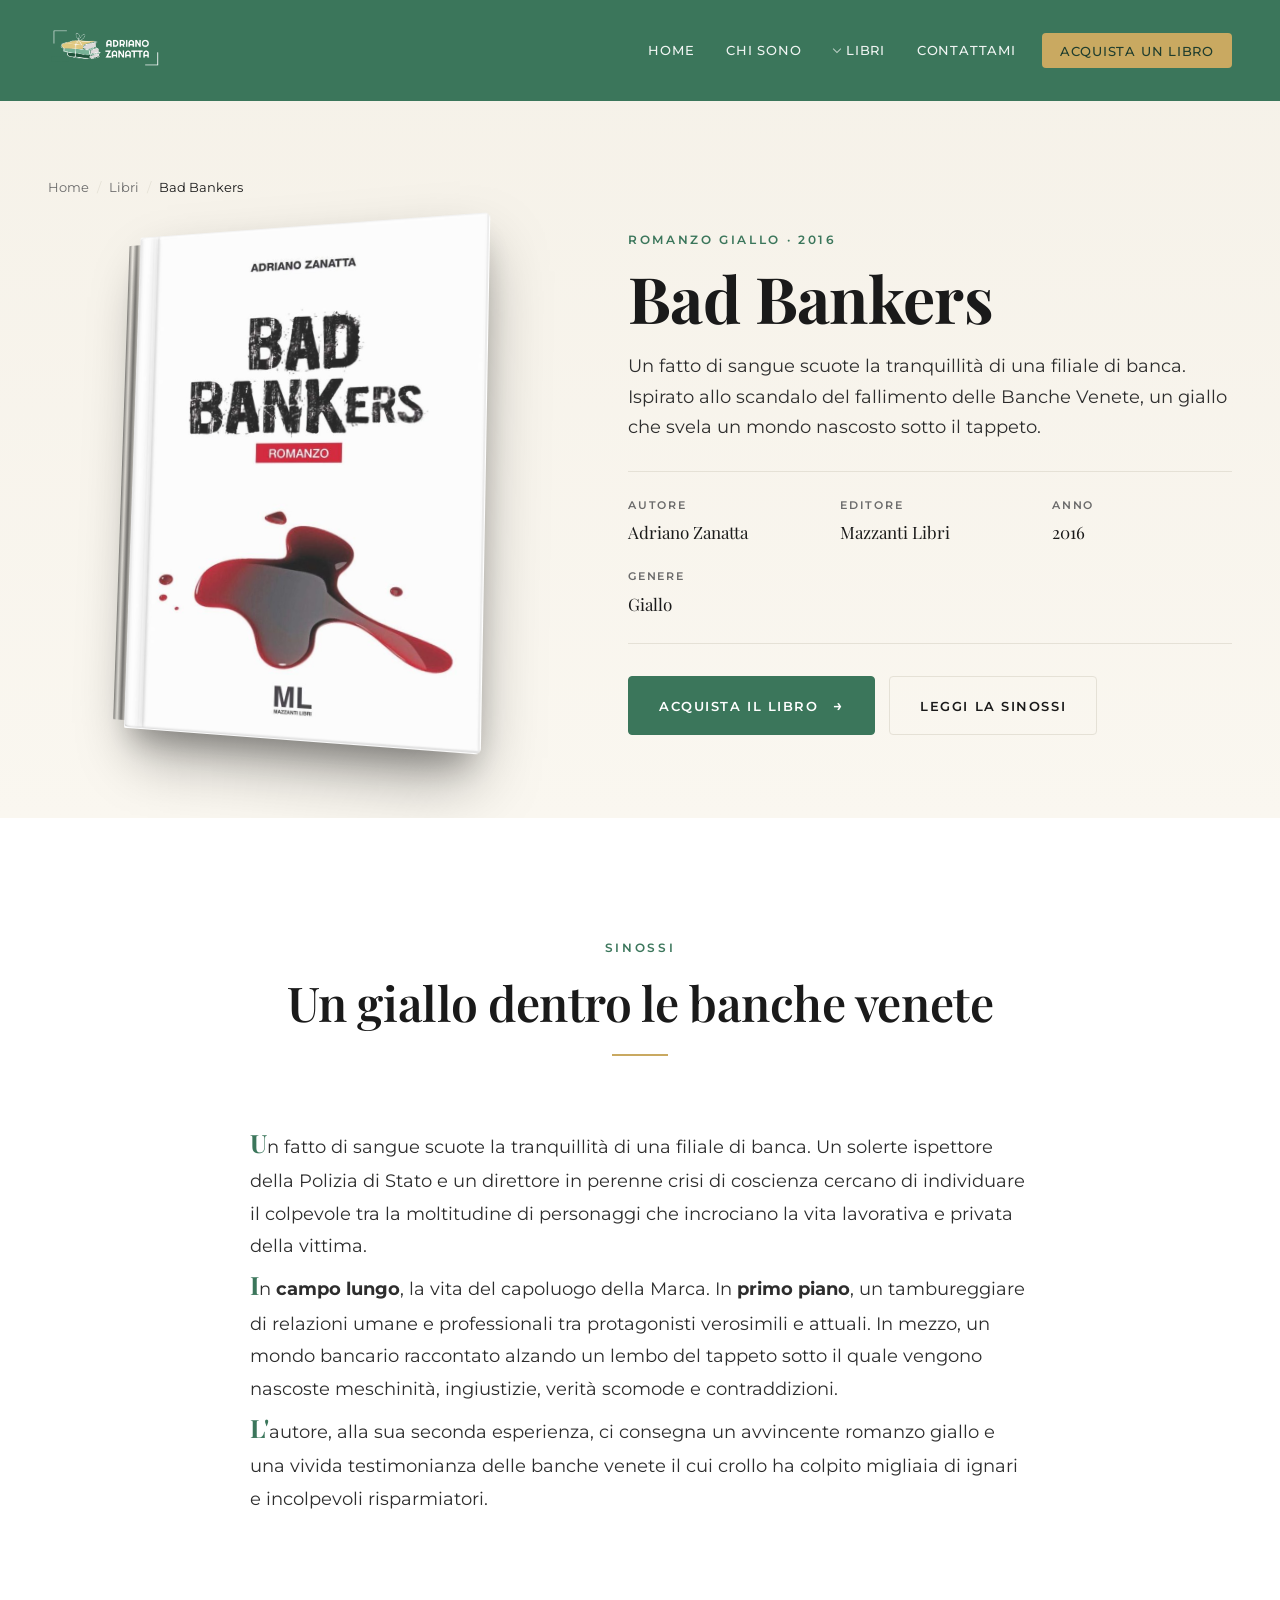
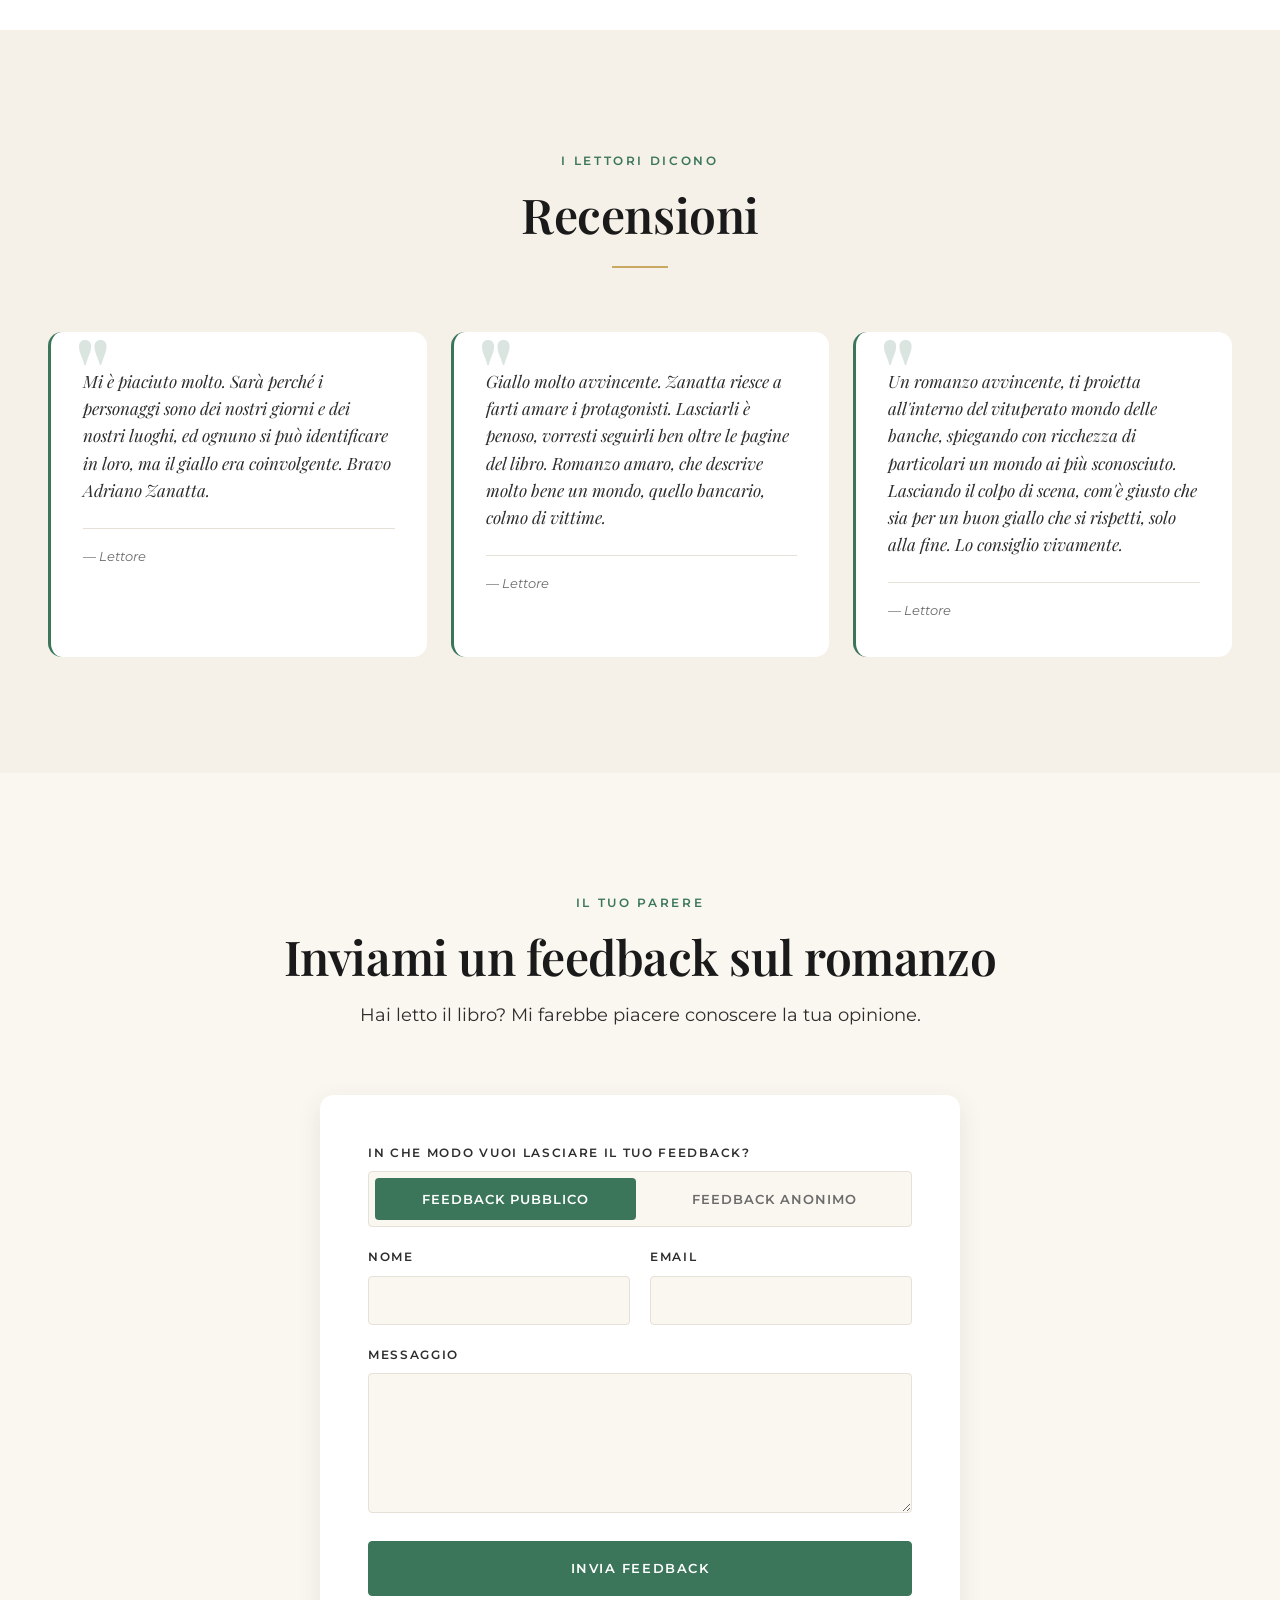
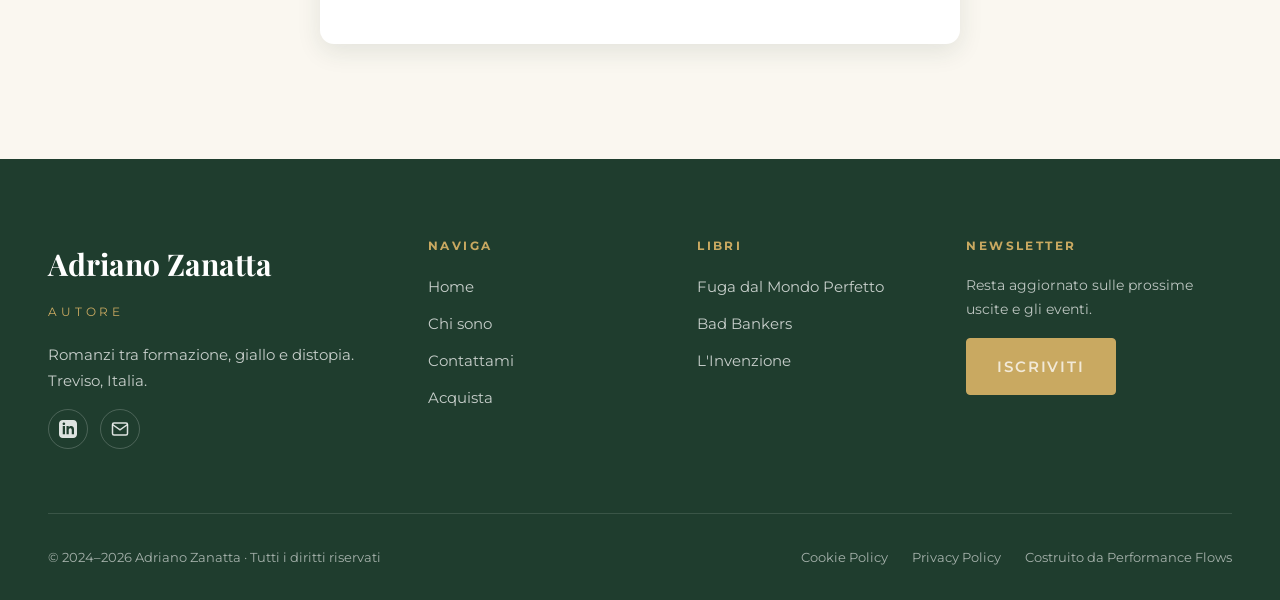
<file: bad-bankers.html>
<!DOCTYPE html>
<html lang="it">
<head>
<meta charset="UTF-8">
<meta name="viewport" content="width=device-width, initial-scale=1.0">
<title>Bad Bankers - Adriano Zanatta</title>
<meta name="description" content="Bad Bankers - scopri il mio Giallo pubblicato da Mazzanti Libri. Un fatto di sangue scuote la tranquillità di una filiale di banca.">
<meta name="theme-color" content="#3B765B">
<meta property="og:title" content="Bad Bankers - Adriano Zanatta">
<meta property="og:description" content="Bad Bankers - scopri il mio Giallo pubblicato da Mazzanti Libri. Un fatto di sangue scuote la tranquillità di una filiale di banca.">
<meta property="og:type" content="website">
<link rel="preconnect" href="https://fonts.googleapis.com">
<link rel="preconnect" href="https://fonts.gstatic.com" crossorigin>
<link href="https://fonts.googleapis.com/css2?family=Montserrat:wght@300;400;500;600;700&family=Playfair+Display:ital,wght@0,400;0,500;0,600;0,700;1,400;1,500;1,600&display=swap" rel="stylesheet">
<link rel="stylesheet" href="assets/css/styles.css">
<link rel="icon" type="image/png" href="assets/images/logo.png">
</head>
<body>

<a href="#main" class="skip-link">Vai al contenuto</a>

<header class="site-header">
  <nav class="nav" aria-label="Principale">
    <a href="index.html" class="brand" aria-label="Adriano Zanatta — Home">
      <img src="assets/images/logo.png" alt="Adriano Zanatta">
    </a>
    <button class="burger" aria-label="Apri menu" aria-expanded="false">
      <span></span><span></span><span></span>
    </button>
    <ul class="nav-links">
      <li><a href="index.html" data-page="index">Home</a></li>
      <li><a href="chi-sono.html" data-page="chi-sono">Chi Sono</a></li>
      <li class="has-dropdown">
        <a href="index.html#libri">Libri</a>
        <ul class="dropdown">
          <li><a href="fuga-dal-mondo-perfetto.html">Fuga dal Mondo Perfetto</a></li>
          <li><a href="bad-bankers.html">Bad Bankers</a></li>
          <li><a href="linvenzione.html">L'Invenzione</a></li>
        </ul>
      </li>
      <li><a href="contatti.html" data-page="contatti">Contattami</a></li>
      <li><a href="shop.html" class="nav-cta" data-page="shop">Acquista un libro</a></li>
    </ul>
  </nav>
</header>

<main id="main">

  <section class="book-detail-hero">
    <div class="container">
      <div class="crumbs">
        <span><a href="index.html">Home</a></span>
        <span><a href="index.html#libri">Libri</a></span>
        <span class="current">Bad Bankers</span>
      </div>

      <div class="book-detail-grid">
        <div class="book-detail-cover fade-up">
          <div class="book-3d">
            <img src="assets/images/badbankers-cover.jpg" alt="Copertina del romanzo Bad Bankers" loading="eager">
          </div>
        </div>

        <div class="book-detail-info fade-up">
          <span class="eyebrow">Romanzo giallo · 2016</span>
          <h1>Bad Bankers</h1>
          <p class="lead">
            Un fatto di sangue scuote la tranquillità di una filiale di banca.
            Ispirato allo scandalo del fallimento delle Banche Venete, un giallo
            che svela un mondo nascosto sotto il tappeto.
          </p>

          <dl class="book-detail-meta">
            <div>
              <dt>Autore</dt>
              <dd>Adriano Zanatta</dd>
            </div>
            <div>
              <dt>Editore</dt>
              <dd>Mazzanti Libri</dd>
            </div>
            <div>
              <dt>Anno</dt>
              <dd>2016</dd>
            </div>
            <div>
              <dt>Genere</dt>
              <dd>Giallo</dd>
            </div>
          </dl>

          <div class="hero-cta-row">
            <a href="shop.html" class="btn btn-primary btn-arrow">Acquista il libro</a>
            <a href="#sinossi" class="btn btn-ghost">Leggi la sinossi</a>
          </div>
        </div>
      </div>
    </div>
  </section>

  <section id="sinossi" class="book-synopsis section">
    <div class="container">
      <div class="section-head fade-up">
        <span class="eyebrow">Sinossi</span>
        <h2>Un giallo dentro le banche venete</h2>
        <div class="divider"></div>
      </div>

      <div class="book-synopsis-body fade-up">
        <p>
          Un fatto di sangue scuote la tranquillità di una filiale di banca.
          Un solerte ispettore della Polizia di Stato e un direttore in perenne
          crisi di coscienza cercano di individuare il colpevole tra la
          moltitudine di personaggi che incrociano la vita lavorativa e privata
          della vittima.
        </p>
        <p>
          In <strong>campo lungo</strong>, la vita del capoluogo della Marca.
          In <strong>primo piano</strong>, un tambureggiare di relazioni umane
          e professionali tra protagonisti verosimili e attuali. In mezzo, un
          mondo bancario raccontato alzando un lembo del tappeto sotto il quale
          vengono nascoste meschinità, ingiustizie, verità scomode e contraddizioni.
        </p>
        <p>
          L'autore, alla sua seconda esperienza, ci consegna un avvincente romanzo
          giallo e una vivida testimonianza delle banche venete il cui crollo ha
          colpito migliaia di ignari e incolpevoli risparmiatori.
        </p>
      </div>
    </div>
  </section>

  <section class="reviews section">
    <div class="container">
      <div class="section-head fade-up">
        <span class="eyebrow">I lettori dicono</span>
        <h2>Recensioni</h2>
        <div class="divider"></div>
      </div>

      <div class="reviews-track">
        <article class="review fade-up">
          <p>Mi è piaciuto molto. Sarà perché i personaggi sono dei nostri giorni e dei nostri luoghi, ed ognuno si può identificare in loro, ma il giallo era coinvolgente. Bravo Adriano Zanatta.</p>
          <div class="review-meta">
            <span class="review-author">— Lettore</span>
          </div>
        </article>

        <article class="review fade-up">
          <p>Giallo molto avvincente. Zanatta riesce a farti amare i protagonisti. Lasciarli è penoso, vorresti seguirli ben oltre le pagine del libro. Romanzo amaro, che descrive molto bene un mondo, quello bancario, colmo di vittime.</p>
          <div class="review-meta">
            <span class="review-author">— Lettore</span>
          </div>
        </article>

        <article class="review fade-up">
          <p>Un romanzo avvincente, ti proietta all'interno del vituperato mondo delle banche, spiegando con ricchezza di particolari un mondo ai più sconosciuto. Lasciando il colpo di scena, com'è giusto che sia per un buon giallo che si rispetti, solo alla fine. Lo consiglio vivamente.</p>
          <div class="review-meta">
            <span class="review-author">— Lettore</span>
          </div>
        </article>
      </div>
    </div>
  </section>

  <section class="section">
    <div class="container">
      <div class="section-head fade-up">
        <span class="eyebrow">Il tuo parere</span>
        <h2>Inviami un feedback sul romanzo</h2>
        <p class="lead">Hai letto il libro? Mi farebbe piacere conoscere la tua opinione.</p>
      </div>

      <form class="form-card fade-up" data-form>
        <div class="form-row">
          <div class="form-field">
            <label>In che modo vuoi lasciare il tuo feedback?</label>
            <div class="form-segmented" data-feedback-mode=".feedback-public-field">
              <input type="radio" name="mode" id="mode-public" value="public" checked>
              <label for="mode-public">Feedback pubblico</label>
              <input type="radio" name="mode" id="mode-anon" value="anon">
              <label for="mode-anon">Feedback anonimo</label>
            </div>
          </div>
          <div class="form-row form-row-2">
            <div class="form-field feedback-public-field">
              <label for="f-name">Nome</label>
              <input type="text" id="f-name" name="name" required>
            </div>
            <div class="form-field feedback-public-field">
              <label for="f-email">Email</label>
              <input type="email" id="f-email" name="email" required>
            </div>
          </div>
          <div class="form-field">
            <label for="f-msg">Messaggio</label>
            <textarea id="f-msg" name="message" required></textarea>
          </div>
          <button type="submit" class="btn btn-primary form-submit" data-label="Invia feedback">Invia feedback</button>
          <div class="form-success">Grazie! Il tuo feedback è stato inviato.</div>
        </div>
      </form>
    </div>
  </section>

</main>

<footer class="site-footer">
  <div class="container">
    <div class="footer-grid">
      <div>
        <span class="footer-brand">Adriano Zanatta</span>
        <span class="footer-brand-sub">Autore</span>
        <p class="footer-tag">Romanzi tra formazione, giallo e distopia. Treviso, Italia.</p>
        <div class="footer-social">
          <a href="https://www.linkedin.com" target="_blank" rel="noopener" class="social-link" aria-label="LinkedIn">
            <svg width="18" height="18" viewBox="0 0 24 24" fill="currentColor"><path d="M19 0h-14c-2.761 0-5 2.239-5 5v14c0 2.761 2.239 5 5 5h14c2.762 0 5-2.239 5-5v-14c0-2.761-2.238-5-5-5zm-11 19h-3v-11h3v11zm-1.5-12.268c-.966 0-1.75-.79-1.75-1.764s.784-1.764 1.75-1.764 1.75.79 1.75 1.764-.783 1.764-1.75 1.764zm13.5 12.268h-3v-5.604c0-3.368-4-3.113-4 0v5.604h-3v-11h3v1.765c1.396-2.586 7-2.777 7 2.476v6.759z"/></svg>
          </a>
          <a href="contatti.html" class="social-link" aria-label="Email">
            <svg width="18" height="18" viewBox="0 0 24 24" fill="none" stroke="currentColor" stroke-width="2"><path d="M4 4h16c1.1 0 2 .9 2 2v12c0 1.1-.9 2-2 2H4c-1.1 0-2-.9-2-2V6c0-1.1.9-2 2-2z"/><polyline points="22,6 12,13 2,6"/></svg>
          </a>
        </div>
      </div>
      <div class="footer-col">
        <h5>Naviga</h5>
        <ul>
          <li><a href="index.html">Home</a></li>
          <li><a href="chi-sono.html">Chi sono</a></li>
          <li><a href="contatti.html">Contattami</a></li>
          <li><a href="shop.html">Acquista</a></li>
        </ul>
      </div>
      <div class="footer-col">
        <h5>Libri</h5>
        <ul>
          <li><a href="fuga-dal-mondo-perfetto.html">Fuga dal Mondo Perfetto</a></li>
          <li><a href="bad-bankers.html">Bad Bankers</a></li>
          <li><a href="linvenzione.html">L'Invenzione</a></li>
        </ul>
      </div>
      <div class="footer-col">
        <h5>Newsletter</h5>
        <p style="font-size: 0.875rem; color: rgba(255,255,255,0.7); margin-bottom: 1rem;">Resta aggiornato sulle prossime uscite e gli eventi.</p>
        <a href="contatti.html" class="btn btn-gold">Iscriviti</a>
      </div>
    </div>
    <div class="footer-bottom">
      <span>© 2024–<span id="year"></span> Adriano Zanatta · Tutti i diritti riservati</span>
      <div class="footer-legal">
        <a href="#">Cookie Policy</a>
        <a href="#">Privacy Policy</a>
        <span>Costruito da <a href="#">Performance Flows</a></span>
      </div>
    </div>
  </div>
</footer>

<script>document.getElementById('year').textContent = new Date().getFullYear();</script>
<script src="assets/js/main.js"></script>
</body>
</html>
</file>
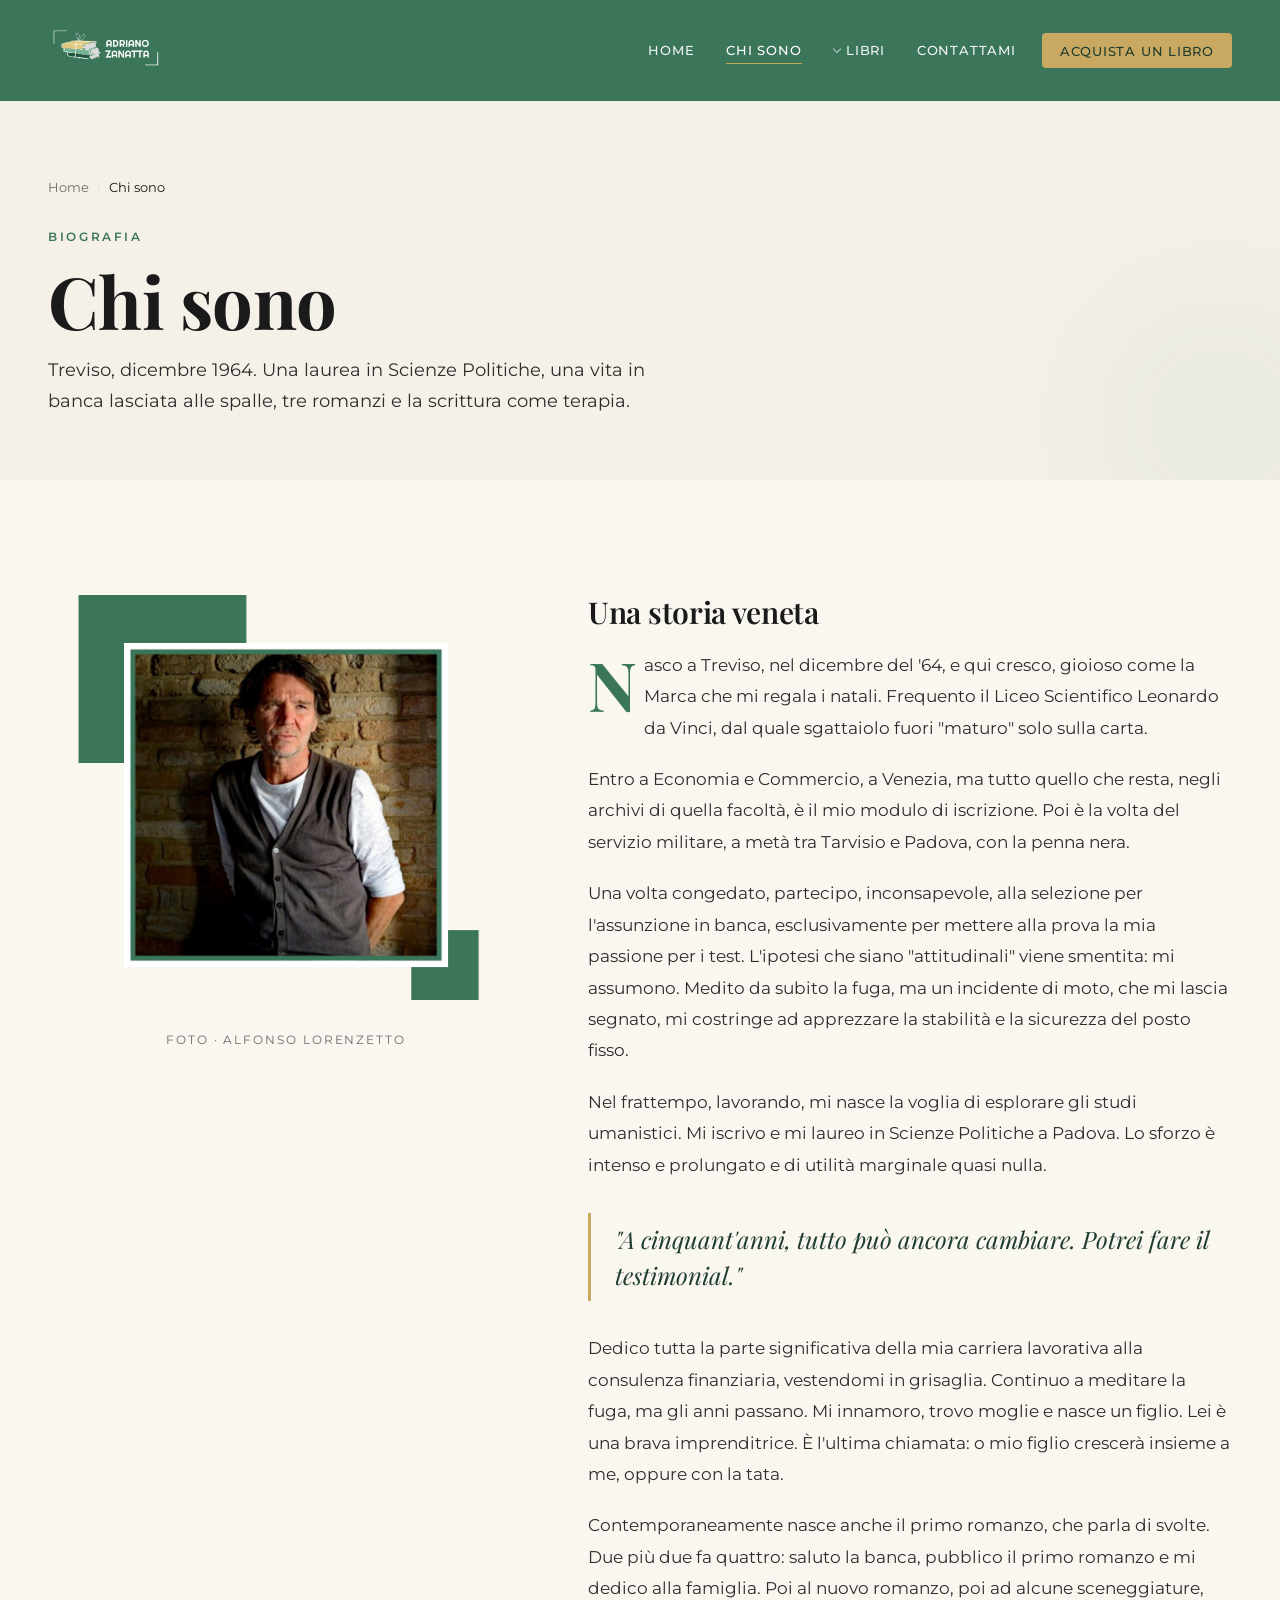
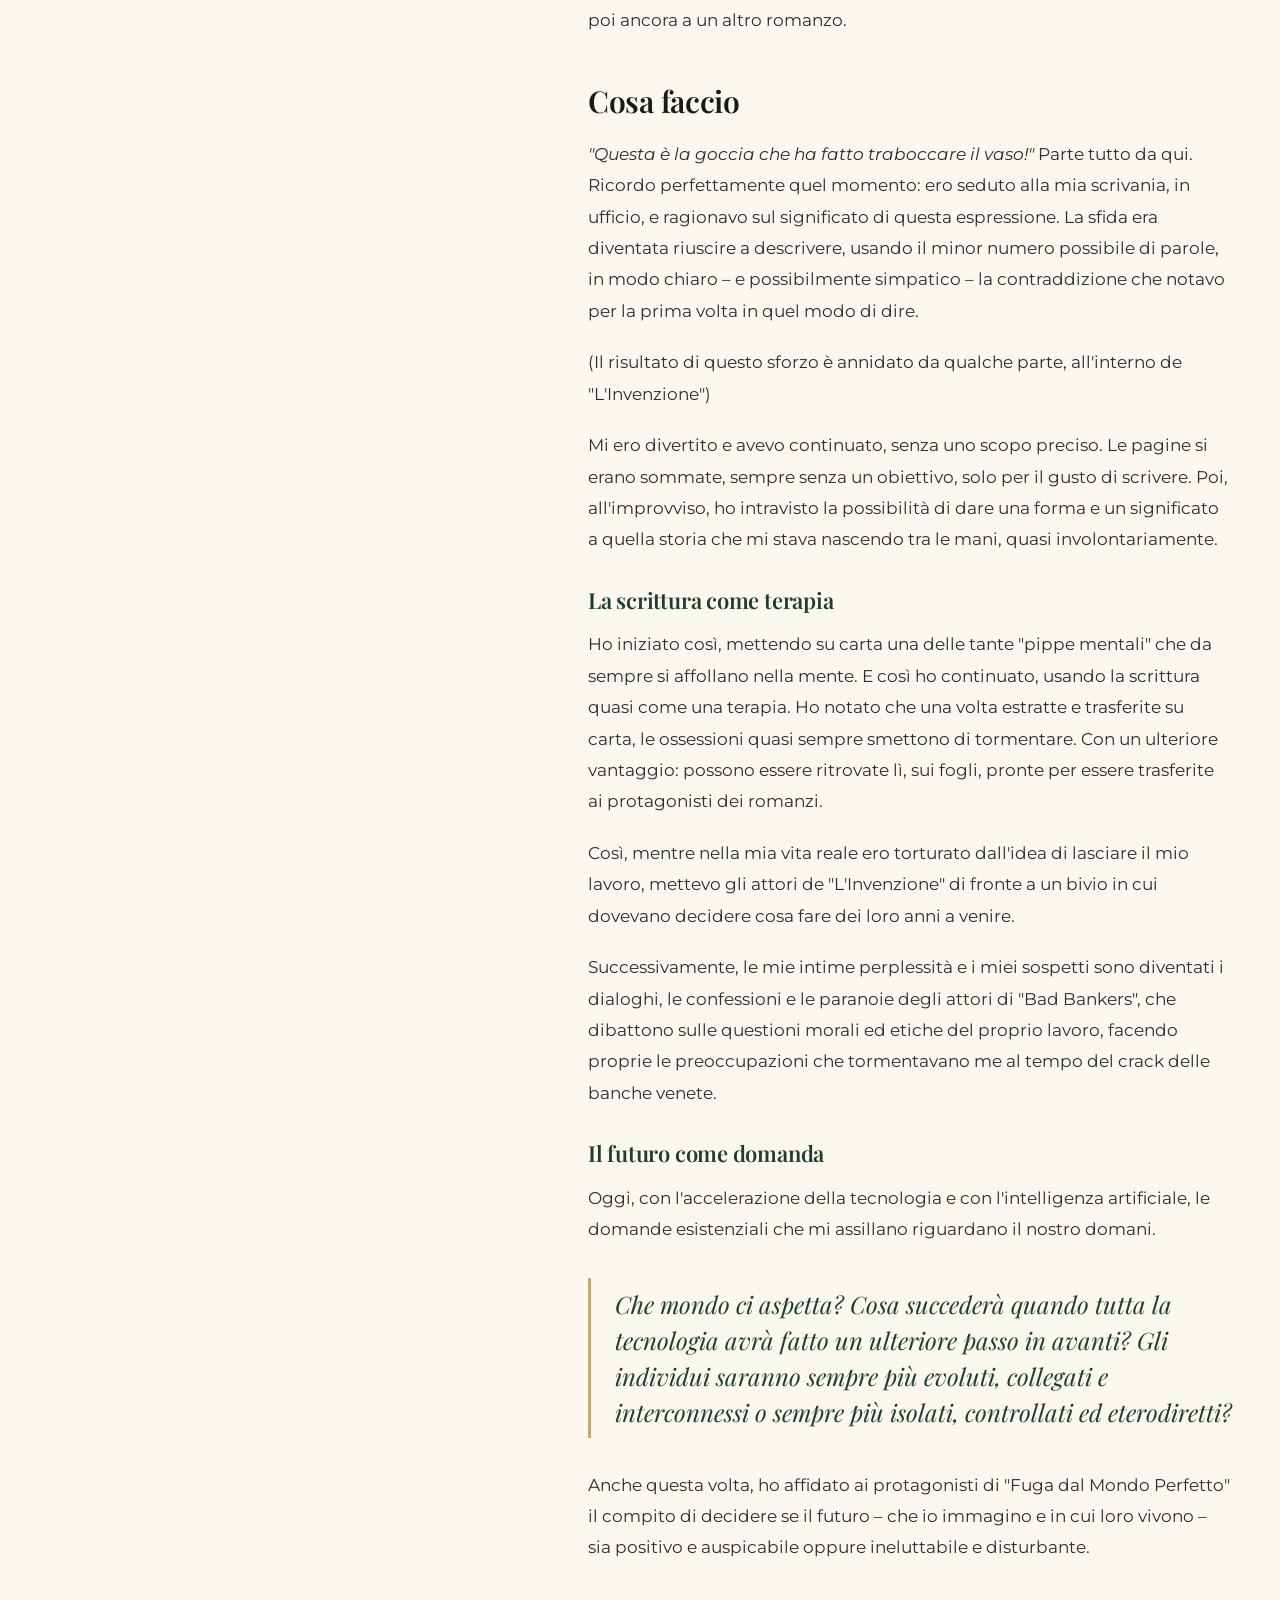
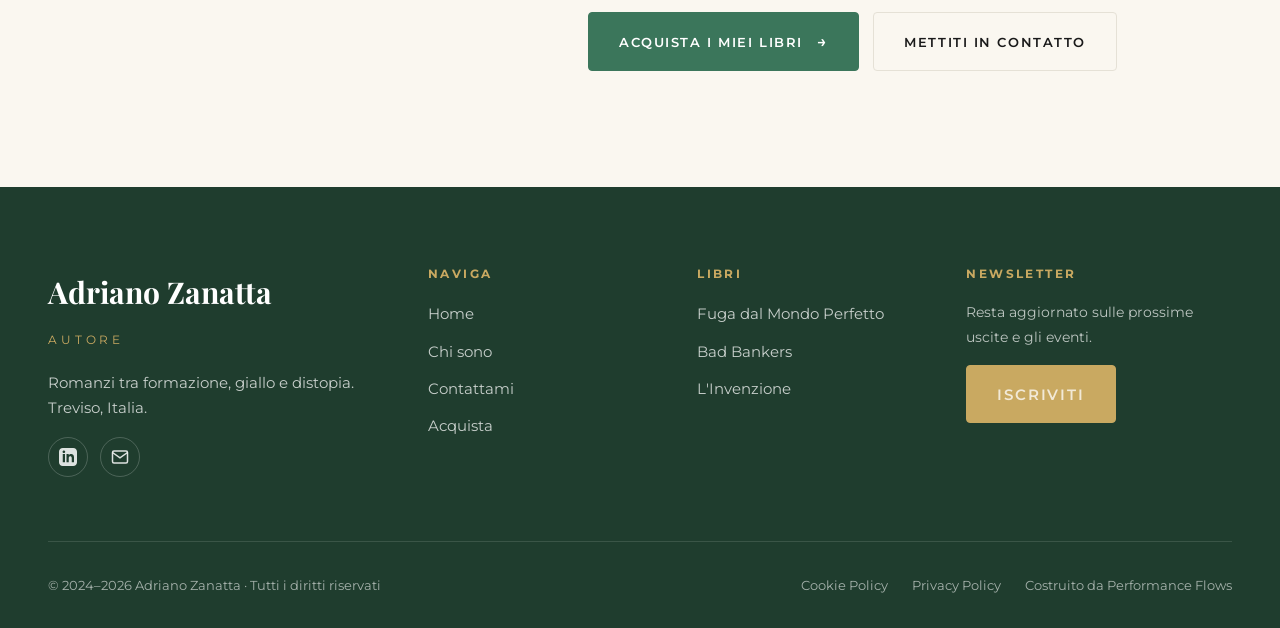
<file: chi-sono.html>
<!DOCTYPE html>
<html lang="it">
<head>
<meta charset="UTF-8">
<meta name="viewport" content="width=device-width, initial-scale=1.0">
<title>Chi Sono - Adriano Zanatta</title>
<meta name="description" content="Nasco a Treviso, nel dicembre del '64, e qui cresco, gioioso come la Marca che mi regala i natali.">
<meta name="theme-color" content="#3B765B">
<meta property="og:title" content="Chi Sono - Adriano Zanatta">
<meta property="og:description" content="Nasco a Treviso, nel dicembre del '64, e qui cresco, gioioso come la Marca che mi regala i natali.">
<meta property="og:type" content="website">
<link rel="preconnect" href="https://fonts.googleapis.com">
<link rel="preconnect" href="https://fonts.gstatic.com" crossorigin>
<link href="https://fonts.googleapis.com/css2?family=Montserrat:wght@300;400;500;600;700&family=Playfair+Display:ital,wght@0,400;0,500;0,600;0,700;1,400;1,500;1,600&display=swap" rel="stylesheet">
<link rel="stylesheet" href="assets/css/styles.css">
<link rel="icon" type="image/png" href="assets/images/logo.png">
</head>
<body>

<a href="#main" class="skip-link">Vai al contenuto</a>

<header class="site-header">
  <nav class="nav" aria-label="Principale">
    <a href="index.html" class="brand" aria-label="Adriano Zanatta — Home">
      <img src="assets/images/logo.png" alt="Adriano Zanatta">
    </a>
    <button class="burger" aria-label="Apri menu" aria-expanded="false">
      <span></span><span></span><span></span>
    </button>
    <ul class="nav-links">
      <li><a href="index.html" data-page="index">Home</a></li>
      <li><a href="chi-sono.html" data-page="chi-sono">Chi Sono</a></li>
      <li class="has-dropdown">
        <a href="index.html#libri">Libri</a>
        <ul class="dropdown">
          <li><a href="fuga-dal-mondo-perfetto.html">Fuga dal Mondo Perfetto</a></li>
          <li><a href="bad-bankers.html">Bad Bankers</a></li>
          <li><a href="linvenzione.html">L'Invenzione</a></li>
        </ul>
      </li>
      <li><a href="contatti.html" data-page="contatti">Contattami</a></li>
      <li><a href="shop.html" class="nav-cta" data-page="shop">Acquista un libro</a></li>
    </ul>
  </nav>
</header>

<main id="main">

  <section class="page-hero">
    <div class="container">
      <div class="crumbs">
        <span><a href="index.html">Home</a></span>
        <span class="current">Chi sono</span>
      </div>
      <span class="eyebrow fade-up">Biografia</span>
      <h1 class="fade-up">Chi sono</h1>
      <p class="lead fade-up">
        Treviso, dicembre 1964. Una laurea in Scienze Politiche, una vita
        in banca lasciata alle spalle, tre romanzi e la scrittura come terapia.
      </p>
    </div>
  </section>

  <section class="section">
    <div class="container">
      <div class="about-grid">

        <aside class="about-photo-wrap fade-up">
          <div class="about-photo">
            <img src="assets/images/adriano-portrait.png" alt="Ritratto di Adriano Zanatta" loading="lazy">
          </div>
          <p class="about-photo-credit">Foto · Alfonso Lorenzetto</p>
        </aside>

        <article class="prose fade-up">
          <h2>Una storia veneta</h2>
          <p>
            Nasco a Treviso, nel dicembre del '64, e qui cresco, gioioso come la
            Marca che mi regala i natali. Frequento il Liceo Scientifico
            Leonardo da Vinci, dal quale sgattaiolo fuori "maturo" solo sulla carta.
          </p>
          <p>
            Entro a Economia e Commercio, a Venezia, ma tutto quello che resta,
            negli archivi di quella facoltà, è il mio modulo di iscrizione.
            Poi è la volta del servizio militare, a metà tra Tarvisio e Padova,
            con la penna nera.
          </p>
          <p>
            Una volta congedato, partecipo, inconsapevole, alla selezione per
            l'assunzione in banca, esclusivamente per mettere alla prova la mia
            passione per i test. L'ipotesi che siano "attitudinali" viene smentita:
            mi assumono. Medito da subito la fuga, ma un incidente di moto, che
            mi lascia segnato, mi costringe ad apprezzare la stabilità e la
            sicurezza del posto fisso.
          </p>
          <p>
            Nel frattempo, lavorando, mi nasce la voglia di esplorare gli studi
            umanistici. Mi iscrivo e mi laureo in Scienze Politiche a Padova.
            Lo sforzo è intenso e prolungato e di utilità marginale quasi nulla.
          </p>

          <blockquote>
            "A cinquant'anni, tutto può ancora cambiare. Potrei fare il testimonial."
          </blockquote>

          <p>
            Dedico tutta la parte significativa della mia carriera lavorativa
            alla consulenza finanziaria, vestendomi in grisaglia. Continuo a
            meditare la fuga, ma gli anni passano. Mi innamoro, trovo moglie e
            nasce un figlio. Lei è una brava imprenditrice. È l'ultima chiamata:
            o mio figlio crescerà insieme a me, oppure con la tata.
          </p>
          <p>
            Contemporaneamente nasce anche il primo romanzo, che parla di svolte.
            Due più due fa quattro: saluto la banca, pubblico il primo romanzo
            e mi dedico alla famiglia. Poi al nuovo romanzo, poi ad alcune
            sceneggiature, poi ancora a un altro romanzo.
          </p>

          <h2>Cosa faccio</h2>

          <p>
            <em>"Questa è la goccia che ha fatto traboccare il vaso!"</em>
            Parte tutto da qui. Ricordo perfettamente quel momento: ero seduto
            alla mia scrivania, in ufficio, e ragionavo sul significato di questa
            espressione. La sfida era diventata riuscire a descrivere, usando il
            minor numero possibile di parole, in modo chiaro – e possibilmente
            simpatico – la contraddizione che notavo per la prima volta in quel
            modo di dire.
          </p>
          <p>
            (Il risultato di questo sforzo è annidato da qualche parte,
            all'interno de "L'Invenzione")
          </p>
          <p>
            Mi ero divertito e avevo continuato, senza uno scopo preciso. Le pagine
            si erano sommate, sempre senza un obiettivo, solo per il gusto di scrivere.
            Poi, all'improvviso, ho intravisto la possibilità di dare una forma e un
            significato a quella storia che mi stava nascendo tra le mani, quasi
            involontariamente.
          </p>

          <h3>La scrittura come terapia</h3>
          <p>
            Ho iniziato così, mettendo su carta una delle tante "pippe mentali"
            che da sempre si affollano nella mente. E così ho continuato, usando
            la scrittura quasi come una terapia. Ho notato che una volta estratte
            e trasferite su carta, le ossessioni quasi sempre smettono di tormentare.
            Con un ulteriore vantaggio: possono essere ritrovate lì, sui fogli,
            pronte per essere trasferite ai protagonisti dei romanzi.
          </p>
          <p>
            Così, mentre nella mia vita reale ero torturato dall'idea di lasciare
            il mio lavoro, mettevo gli attori de "L'Invenzione" di fronte a un
            bivio in cui dovevano decidere cosa fare dei loro anni a venire.
          </p>
          <p>
            Successivamente, le mie intime perplessità e i miei sospetti sono
            diventati i dialoghi, le confessioni e le paranoie degli attori di
            "Bad Bankers", che dibattono sulle questioni morali ed etiche del
            proprio lavoro, facendo proprie le preoccupazioni che tormentavano
            me al tempo del crack delle banche venete.
          </p>

          <h3>Il futuro come domanda</h3>
          <p>
            Oggi, con l'accelerazione della tecnologia e con l'intelligenza
            artificiale, le domande esistenziali che mi assillano riguardano il
            nostro domani.
          </p>

          <blockquote>
            Che mondo ci aspetta? Cosa succederà quando tutta la tecnologia avrà
            fatto un ulteriore passo in avanti? Gli individui saranno sempre più
            evoluti, collegati e interconnessi o sempre più isolati, controllati
            ed eterodiretti?
          </blockquote>

          <p>
            Anche questa volta, ho affidato ai protagonisti di "Fuga dal Mondo
            Perfetto" il compito di decidere se il futuro – che io immagino e
            in cui loro vivono – sia positivo e auspicabile oppure ineluttabile
            e disturbante.
          </p>

          <div class="hero-cta-row" style="margin-top: 3rem;">
            <a href="shop.html" class="btn btn-primary btn-arrow">Acquista i miei libri</a>
            <a href="contatti.html" class="btn btn-ghost">Mettiti in contatto</a>
          </div>
        </article>

      </div>
    </div>
  </section>

</main>

<footer class="site-footer">
  <div class="container">
    <div class="footer-grid">
      <div>
        <span class="footer-brand">Adriano Zanatta</span>
        <span class="footer-brand-sub">Autore</span>
        <p class="footer-tag">Romanzi tra formazione, giallo e distopia. Treviso, Italia.</p>
        <div class="footer-social">
          <a href="https://www.linkedin.com" target="_blank" rel="noopener" class="social-link" aria-label="LinkedIn">
            <svg width="18" height="18" viewBox="0 0 24 24" fill="currentColor"><path d="M19 0h-14c-2.761 0-5 2.239-5 5v14c0 2.761 2.239 5 5 5h14c2.762 0 5-2.239 5-5v-14c0-2.761-2.238-5-5-5zm-11 19h-3v-11h3v11zm-1.5-12.268c-.966 0-1.75-.79-1.75-1.764s.784-1.764 1.75-1.764 1.75.79 1.75 1.764-.783 1.764-1.75 1.764zm13.5 12.268h-3v-5.604c0-3.368-4-3.113-4 0v5.604h-3v-11h3v1.765c1.396-2.586 7-2.777 7 2.476v6.759z"/></svg>
          </a>
          <a href="contatti.html" class="social-link" aria-label="Email">
            <svg width="18" height="18" viewBox="0 0 24 24" fill="none" stroke="currentColor" stroke-width="2"><path d="M4 4h16c1.1 0 2 .9 2 2v12c0 1.1-.9 2-2 2H4c-1.1 0-2-.9-2-2V6c0-1.1.9-2 2-2z"/><polyline points="22,6 12,13 2,6"/></svg>
          </a>
        </div>
      </div>
      <div class="footer-col">
        <h5>Naviga</h5>
        <ul>
          <li><a href="index.html">Home</a></li>
          <li><a href="chi-sono.html">Chi sono</a></li>
          <li><a href="contatti.html">Contattami</a></li>
          <li><a href="shop.html">Acquista</a></li>
        </ul>
      </div>
      <div class="footer-col">
        <h5>Libri</h5>
        <ul>
          <li><a href="fuga-dal-mondo-perfetto.html">Fuga dal Mondo Perfetto</a></li>
          <li><a href="bad-bankers.html">Bad Bankers</a></li>
          <li><a href="linvenzione.html">L'Invenzione</a></li>
        </ul>
      </div>
      <div class="footer-col">
        <h5>Newsletter</h5>
        <p style="font-size: 0.875rem; color: rgba(255,255,255,0.7); margin-bottom: 1rem;">Resta aggiornato sulle prossime uscite e gli eventi.</p>
        <a href="contatti.html" class="btn btn-gold">Iscriviti</a>
      </div>
    </div>
    <div class="footer-bottom">
      <span>© 2024–<span id="year"></span> Adriano Zanatta · Tutti i diritti riservati</span>
      <div class="footer-legal">
        <a href="#">Cookie Policy</a>
        <a href="#">Privacy Policy</a>
        <span>Costruito da <a href="#">Performance Flows</a></span>
      </div>
    </div>
  </div>
</footer>

<script>document.getElementById('year').textContent = new Date().getFullYear();</script>
<script src="assets/js/main.js"></script>
</body>
</html>
</file>
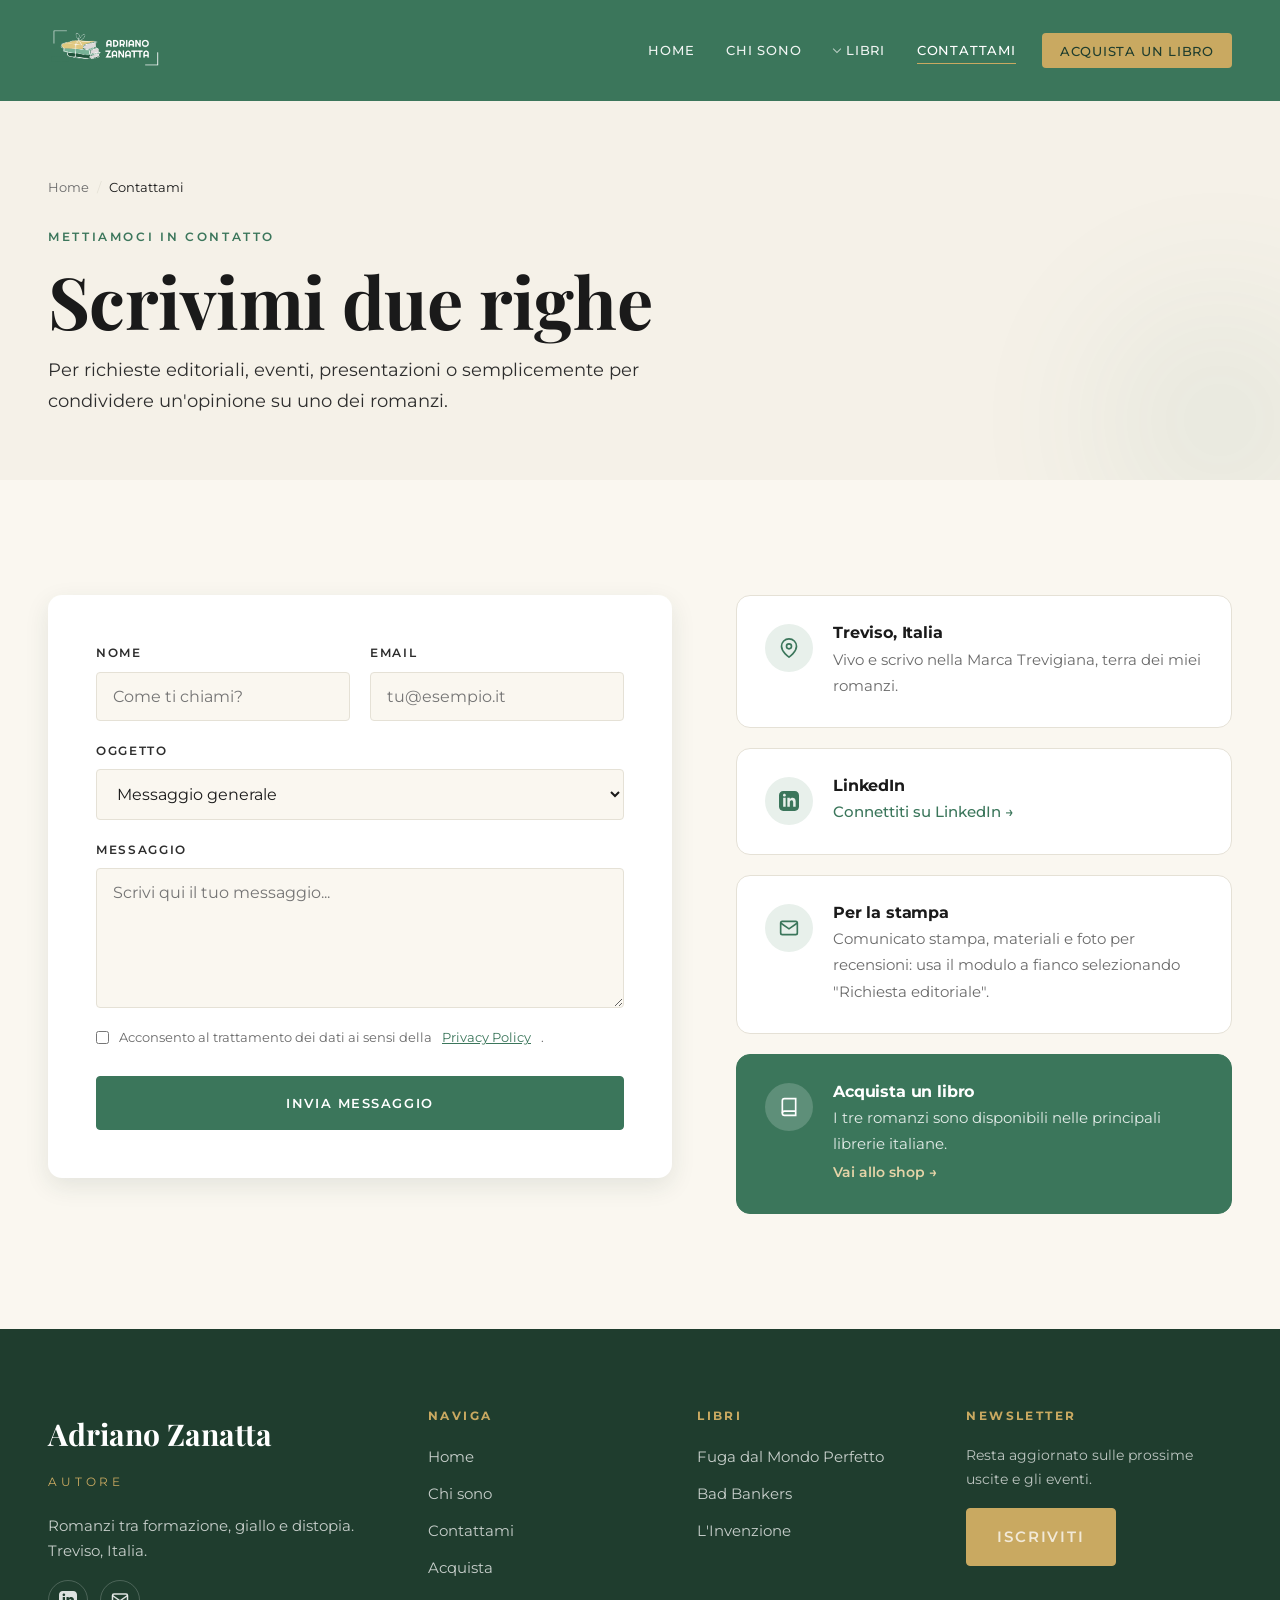
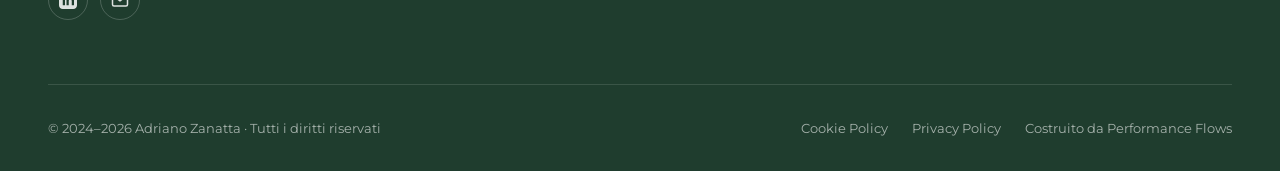
<file: contatti.html>
<!DOCTYPE html>
<html lang="it">
<head>
<meta charset="UTF-8">
<meta name="viewport" content="width=device-width, initial-scale=1.0">
<title>Contattami - Adriano Zanatta</title>
<meta name="description" content="Vivo a Treviso e sono laureato in Scienze Politiche. Da qualche anno mi dedico esclusivamente alla famiglia e alla scrittura.">
<meta name="theme-color" content="#3B765B">
<meta property="og:title" content="Contattami - Adriano Zanatta">
<meta property="og:description" content="Vivo a Treviso e sono laureato in Scienze Politiche. Da qualche anno mi dedico esclusivamente alla famiglia e alla scrittura.">
<meta property="og:type" content="website">
<link rel="preconnect" href="https://fonts.googleapis.com">
<link rel="preconnect" href="https://fonts.gstatic.com" crossorigin>
<link href="https://fonts.googleapis.com/css2?family=Montserrat:wght@300;400;500;600;700&family=Playfair+Display:ital,wght@0,400;0,500;0,600;0,700;1,400;1,500;1,600&display=swap" rel="stylesheet">
<link rel="stylesheet" href="assets/css/styles.css">
<link rel="icon" type="image/png" href="assets/images/logo.png">
</head>
<body>

<a href="#main" class="skip-link">Vai al contenuto</a>

<header class="site-header">
  <nav class="nav" aria-label="Principale">
    <a href="index.html" class="brand" aria-label="Adriano Zanatta — Home">
      <img src="assets/images/logo.png" alt="Adriano Zanatta">
    </a>
    <button class="burger" aria-label="Apri menu" aria-expanded="false">
      <span></span><span></span><span></span>
    </button>
    <ul class="nav-links">
      <li><a href="index.html" data-page="index">Home</a></li>
      <li><a href="chi-sono.html" data-page="chi-sono">Chi Sono</a></li>
      <li class="has-dropdown">
        <a href="index.html#libri">Libri</a>
        <ul class="dropdown">
          <li><a href="fuga-dal-mondo-perfetto.html">Fuga dal Mondo Perfetto</a></li>
          <li><a href="bad-bankers.html">Bad Bankers</a></li>
          <li><a href="linvenzione.html">L'Invenzione</a></li>
        </ul>
      </li>
      <li><a href="contatti.html" data-page="contatti">Contattami</a></li>
      <li><a href="shop.html" class="nav-cta" data-page="shop">Acquista un libro</a></li>
    </ul>
  </nav>
</header>

<main id="main">

  <section class="page-hero">
    <div class="container">
      <div class="crumbs">
        <span><a href="index.html">Home</a></span>
        <span class="current">Contattami</span>
      </div>
      <span class="eyebrow fade-up">Mettiamoci in contatto</span>
      <h1 class="fade-up">Scrivimi due righe</h1>
      <p class="lead fade-up">
        Per richieste editoriali, eventi, presentazioni o semplicemente per
        condividere un'opinione su uno dei romanzi.
      </p>
    </div>
  </section>

  <section class="section">
    <div class="container">
      <div class="contact-grid">

        <form class="form-card fade-up" data-form>
          <div class="form-row form-row-2">
            <div class="form-field">
              <label for="c-name">Nome</label>
              <input type="text" id="c-name" name="name" required placeholder="Come ti chiami?">
            </div>
            <div class="form-field">
              <label for="c-email">Email</label>
              <input type="email" id="c-email" name="email" required placeholder="tu@esempio.it">
            </div>
          </div>
          <div class="form-row" style="margin-top: 1.25rem;">
            <div class="form-field">
              <label for="c-subject">Oggetto</label>
              <select id="c-subject" name="subject">
                <option>Messaggio generale</option>
                <option>Evento o presentazione</option>
                <option>Richiesta editoriale</option>
                <option>Recensione</option>
                <option>Collaborazione</option>
              </select>
            </div>
            <div class="form-field">
              <label for="c-msg">Messaggio</label>
              <textarea id="c-msg" name="message" required placeholder="Scrivi qui il tuo messaggio..."></textarea>
            </div>
            <label style="display: flex; align-items: flex-start; gap: 0.625rem; font-size: 0.8125rem; color: var(--muted); line-height: 1.5; cursor: pointer; text-transform: none; letter-spacing: 0;">
              <input type="checkbox" required style="margin-top: 3px; accent-color: var(--green);">
              Acconsento al trattamento dei dati ai sensi della <a href="#" style="text-decoration: underline;">Privacy Policy</a>.
            </label>
            <button type="submit" class="btn btn-primary form-submit" data-label="Invia messaggio">Invia messaggio</button>
            <div class="form-success">Grazie! Il tuo messaggio è stato inviato. Ti risponderò al più presto.</div>
          </div>
        </form>

        <aside class="contact-info fade-up">

          <div class="contact-card">
            <span class="contact-icon">
              <svg width="20" height="20" viewBox="0 0 24 24" fill="none" stroke="currentColor" stroke-width="2"><path d="M21 10c0 7-9 13-9 13s-9-6-9-13a9 9 0 0 1 18 0z"/><circle cx="12" cy="10" r="3"/></svg>
            </span>
            <div>
              <h4>Treviso, Italia</h4>
              <p>Vivo e scrivo nella Marca Trevigiana, terra dei miei romanzi.</p>
            </div>
          </div>

          <div class="contact-card">
            <span class="contact-icon">
              <svg width="20" height="20" viewBox="0 0 24 24" fill="currentColor"><path d="M19 0h-14c-2.761 0-5 2.239-5 5v14c0 2.761 2.239 5 5 5h14c2.762 0 5-2.239 5-5v-14c0-2.761-2.238-5-5-5zm-11 19h-3v-11h3v11zm-1.5-12.268c-.966 0-1.75-.79-1.75-1.764s.784-1.764 1.75-1.764 1.75.79 1.75 1.764-.783 1.764-1.75 1.764zm13.5 12.268h-3v-5.604c0-3.368-4-3.113-4 0v5.604h-3v-11h3v1.765c1.396-2.586 7-2.777 7 2.476v6.759z"/></svg>
            </span>
            <div>
              <h4>LinkedIn</h4>
              <p><a href="https://www.linkedin.com" target="_blank" rel="noopener">Connettiti su LinkedIn →</a></p>
            </div>
          </div>

          <div class="contact-card">
            <span class="contact-icon">
              <svg width="20" height="20" viewBox="0 0 24 24" fill="none" stroke="currentColor" stroke-width="2"><path d="M4 4h16c1.1 0 2 .9 2 2v12c0 1.1-.9 2-2 2H4c-1.1 0-2-.9-2-2V6c0-1.1.9-2 2-2z"/><polyline points="22,6 12,13 2,6"/></svg>
            </span>
            <div>
              <h4>Per la stampa</h4>
              <p>Comunicato stampa, materiali e foto per recensioni: usa il modulo a fianco selezionando "Richiesta editoriale".</p>
            </div>
          </div>

          <div class="contact-card" style="background: var(--green); color: white; border-color: var(--green);">
            <span class="contact-icon" style="background: rgba(255,255,255,0.18); color: white;">
              <svg width="20" height="20" viewBox="0 0 24 24" fill="none" stroke="currentColor" stroke-width="2"><path d="M4 19.5A2.5 2.5 0 0 1 6.5 17H20"/><path d="M6.5 2H20v20H6.5A2.5 2.5 0 0 1 4 19.5v-15A2.5 2.5 0 0 1 6.5 2z"/></svg>
            </span>
            <div>
              <h4 style="color: white;">Acquista un libro</h4>
              <p style="color: rgba(255,255,255,0.85);">I tre romanzi sono disponibili nelle principali librerie italiane.</p>
              <a href="shop.html" style="color: var(--gold-soft); font-weight: 600; font-size: 0.875rem;">Vai allo shop →</a>
            </div>
          </div>

        </aside>

      </div>
    </div>
  </section>

</main>

<footer class="site-footer">
  <div class="container">
    <div class="footer-grid">
      <div>
        <span class="footer-brand">Adriano Zanatta</span>
        <span class="footer-brand-sub">Autore</span>
        <p class="footer-tag">Romanzi tra formazione, giallo e distopia. Treviso, Italia.</p>
        <div class="footer-social">
          <a href="https://www.linkedin.com" target="_blank" rel="noopener" class="social-link" aria-label="LinkedIn">
            <svg width="18" height="18" viewBox="0 0 24 24" fill="currentColor"><path d="M19 0h-14c-2.761 0-5 2.239-5 5v14c0 2.761 2.239 5 5 5h14c2.762 0 5-2.239 5-5v-14c0-2.761-2.238-5-5-5zm-11 19h-3v-11h3v11zm-1.5-12.268c-.966 0-1.75-.79-1.75-1.764s.784-1.764 1.75-1.764 1.75.79 1.75 1.764-.783 1.764-1.75 1.764zm13.5 12.268h-3v-5.604c0-3.368-4-3.113-4 0v5.604h-3v-11h3v1.765c1.396-2.586 7-2.777 7 2.476v6.759z"/></svg>
          </a>
          <a href="contatti.html" class="social-link" aria-label="Email">
            <svg width="18" height="18" viewBox="0 0 24 24" fill="none" stroke="currentColor" stroke-width="2"><path d="M4 4h16c1.1 0 2 .9 2 2v12c0 1.1-.9 2-2 2H4c-1.1 0-2-.9-2-2V6c0-1.1.9-2 2-2z"/><polyline points="22,6 12,13 2,6"/></svg>
          </a>
        </div>
      </div>
      <div class="footer-col">
        <h5>Naviga</h5>
        <ul>
          <li><a href="index.html">Home</a></li>
          <li><a href="chi-sono.html">Chi sono</a></li>
          <li><a href="contatti.html">Contattami</a></li>
          <li><a href="shop.html">Acquista</a></li>
        </ul>
      </div>
      <div class="footer-col">
        <h5>Libri</h5>
        <ul>
          <li><a href="fuga-dal-mondo-perfetto.html">Fuga dal Mondo Perfetto</a></li>
          <li><a href="bad-bankers.html">Bad Bankers</a></li>
          <li><a href="linvenzione.html">L'Invenzione</a></li>
        </ul>
      </div>
      <div class="footer-col">
        <h5>Newsletter</h5>
        <p style="font-size: 0.875rem; color: rgba(255,255,255,0.7); margin-bottom: 1rem;">Resta aggiornato sulle prossime uscite e gli eventi.</p>
        <a href="contatti.html" class="btn btn-gold">Iscriviti</a>
      </div>
    </div>
    <div class="footer-bottom">
      <span>© 2024–<span id="year"></span> Adriano Zanatta · Tutti i diritti riservati</span>
      <div class="footer-legal">
        <a href="#">Cookie Policy</a>
        <a href="#">Privacy Policy</a>
        <span>Costruito da <a href="#">Performance Flows</a></span>
      </div>
    </div>
  </div>
</footer>

<script>document.getElementById('year').textContent = new Date().getFullYear();</script>
<script src="assets/js/main.js"></script>
</body>
</html>
</file>
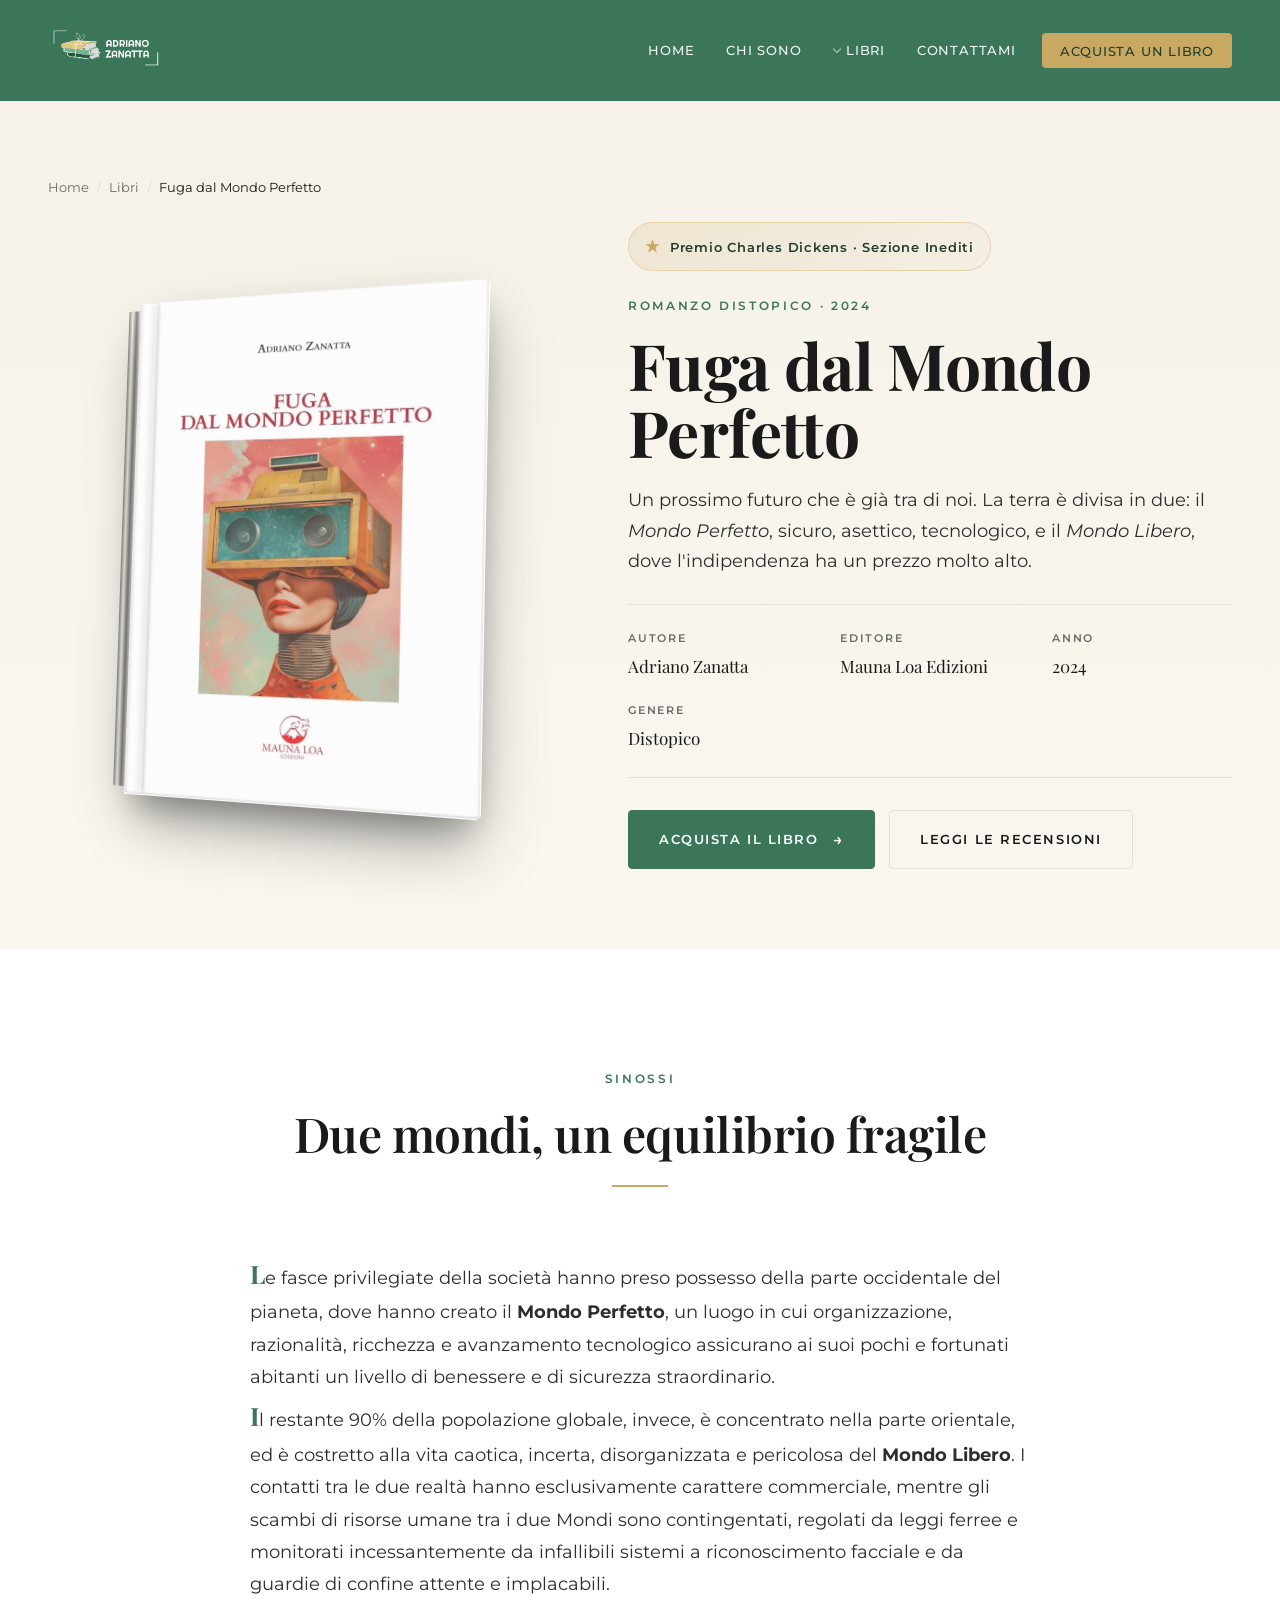
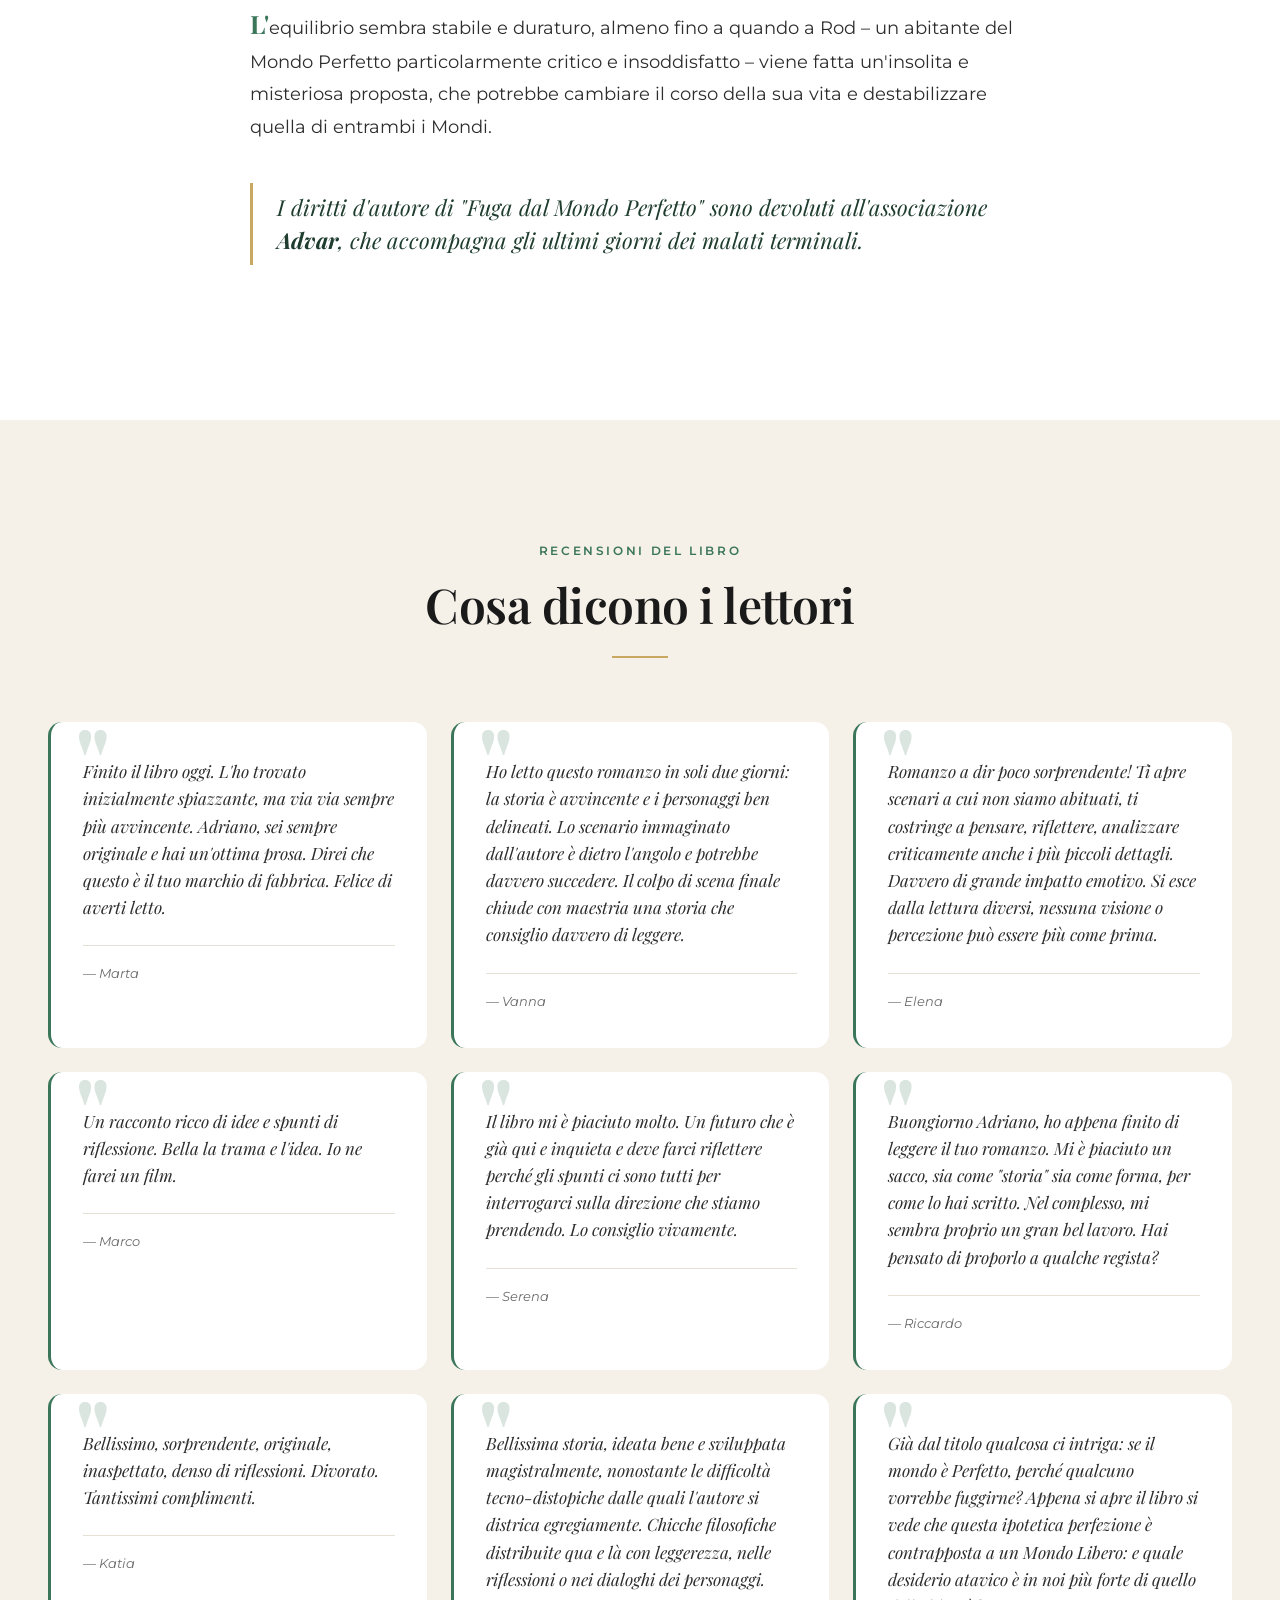
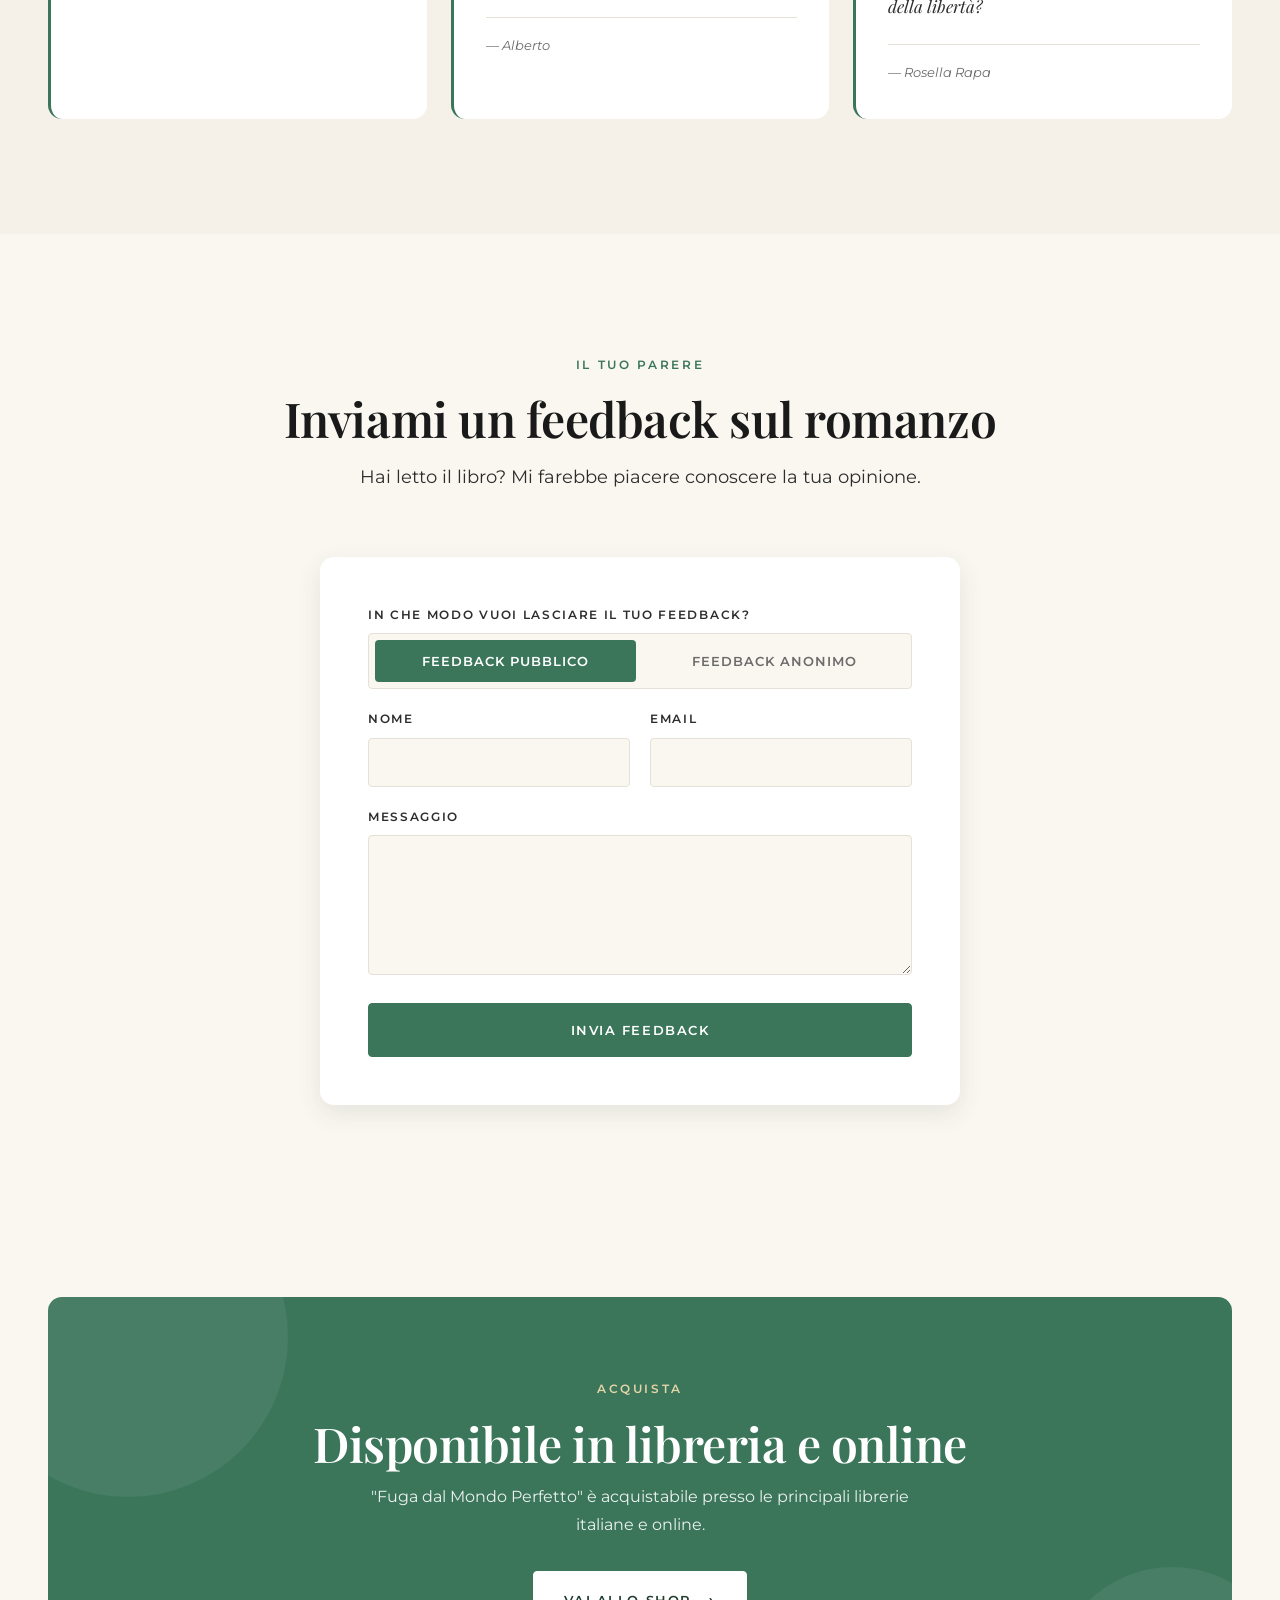
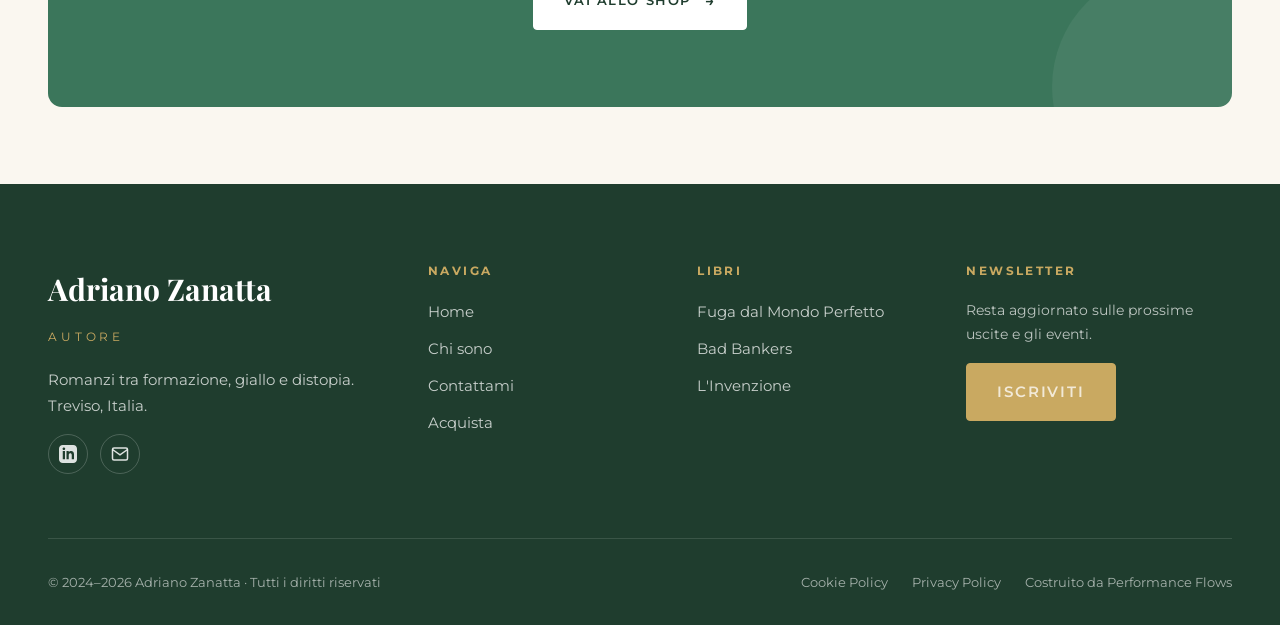
<file: fuga-dal-mondo-perfetto.html>
<!DOCTYPE html>
<html lang="it">
<head>
<meta charset="UTF-8">
<meta name="viewport" content="width=device-width, initial-scale=1.0">
<title>Fuga Dal Mondo Perfetto - Adriano Zanatta</title>
<meta name="description" content="Fuga Dal Mondo Perfetto - il mio nuovo romanzo distopico pubblicato da Mauna Loa Edizioni.">
<meta name="theme-color" content="#3B765B">
<meta property="og:title" content="Fuga Dal Mondo Perfetto - Adriano Zanatta">
<meta property="og:description" content="Fuga Dal Mondo Perfetto - il mio nuovo romanzo distopico pubblicato da Mauna Loa Edizioni.">
<meta property="og:type" content="website">
<link rel="preconnect" href="https://fonts.googleapis.com">
<link rel="preconnect" href="https://fonts.gstatic.com" crossorigin>
<link href="https://fonts.googleapis.com/css2?family=Montserrat:wght@300;400;500;600;700&family=Playfair+Display:ital,wght@0,400;0,500;0,600;0,700;1,400;1,500;1,600&display=swap" rel="stylesheet">
<link rel="stylesheet" href="assets/css/styles.css">
<link rel="icon" type="image/png" href="assets/images/logo.png">
</head>
<body>

<a href="#main" class="skip-link">Vai al contenuto</a>

<header class="site-header">
  <nav class="nav" aria-label="Principale">
    <a href="index.html" class="brand" aria-label="Adriano Zanatta — Home">
      <img src="assets/images/logo.png" alt="Adriano Zanatta">
    </a>
    <button class="burger" aria-label="Apri menu" aria-expanded="false">
      <span></span><span></span><span></span>
    </button>
    <ul class="nav-links">
      <li><a href="index.html" data-page="index">Home</a></li>
      <li><a href="chi-sono.html" data-page="chi-sono">Chi Sono</a></li>
      <li class="has-dropdown">
        <a href="index.html#libri">Libri</a>
        <ul class="dropdown">
          <li><a href="fuga-dal-mondo-perfetto.html">Fuga dal Mondo Perfetto</a></li>
          <li><a href="bad-bankers.html">Bad Bankers</a></li>
          <li><a href="linvenzione.html">L'Invenzione</a></li>
        </ul>
      </li>
      <li><a href="contatti.html" data-page="contatti">Contattami</a></li>
      <li><a href="shop.html" class="nav-cta" data-page="shop">Acquista un libro</a></li>
    </ul>
  </nav>
</header>

<main id="main">

  <section class="book-detail-hero">
    <div class="container">
      <div class="crumbs">
        <span><a href="index.html">Home</a></span>
        <span><a href="index.html#libri">Libri</a></span>
        <span class="current">Fuga dal Mondo Perfetto</span>
      </div>

      <div class="book-detail-grid">
        <div class="book-detail-cover fade-up">
          <div class="book-3d">
            <img src="assets/images/fuga-cover.jpg" alt="Copertina del romanzo Fuga dal Mondo Perfetto" loading="eager">
          </div>
        </div>

        <div class="book-detail-info fade-up">
          <span class="book-prize">Premio Charles Dickens · Sezione Inediti</span>
          <span class="eyebrow">Romanzo distopico · 2024</span>
          <h1>Fuga dal Mondo Perfetto</h1>
          <p class="lead">
            Un prossimo futuro che è già tra di noi. La terra è divisa in due:
            il <em>Mondo Perfetto</em>, sicuro, asettico, tecnologico, e il
            <em>Mondo Libero</em>, dove l'indipendenza ha un prezzo molto alto.
          </p>

          <dl class="book-detail-meta">
            <div>
              <dt>Autore</dt>
              <dd>Adriano Zanatta</dd>
            </div>
            <div>
              <dt>Editore</dt>
              <dd>Mauna Loa Edizioni</dd>
            </div>
            <div>
              <dt>Anno</dt>
              <dd>2024</dd>
            </div>
            <div>
              <dt>Genere</dt>
              <dd>Distopico</dd>
            </div>
          </dl>

          <div class="hero-cta-row">
            <a href="shop.html" class="btn btn-primary btn-arrow">Acquista il libro</a>
            <a href="#recensioni" class="btn btn-ghost">Leggi le recensioni</a>
          </div>
        </div>
      </div>
    </div>
  </section>

  <section class="book-synopsis section">
    <div class="container">
      <div class="section-head fade-up">
        <span class="eyebrow">Sinossi</span>
        <h2>Due mondi, un equilibrio fragile</h2>
        <div class="divider"></div>
      </div>
      <div class="book-synopsis-body fade-up">
        <p>
          Le fasce privilegiate della società hanno preso possesso della parte
          occidentale del pianeta, dove hanno creato il <strong>Mondo Perfetto</strong>,
          un luogo in cui organizzazione, razionalità, ricchezza e avanzamento
          tecnologico assicurano ai suoi pochi e fortunati abitanti un livello
          di benessere e di sicurezza straordinario.
        </p>
        <p>
          Il restante 90% della popolazione globale, invece, è concentrato nella
          parte orientale, ed è costretto alla vita caotica, incerta,
          disorganizzata e pericolosa del <strong>Mondo Libero</strong>. I contatti
          tra le due realtà hanno esclusivamente carattere commerciale, mentre
          gli scambi di risorse umane tra i due Mondi sono contingentati,
          regolati da leggi ferree e monitorati incessantemente da infallibili
          sistemi a riconoscimento facciale e da guardie di confine attente e
          implacabili.
        </p>
        <p>
          L'equilibrio sembra stabile e duraturo, almeno fino a quando a Rod
          – un abitante del Mondo Perfetto particolarmente critico e insoddisfatto
          – viene fatta un'insolita e misteriosa proposta, che potrebbe cambiare
          il corso della sua vita e destabilizzare quella di entrambi i Mondi.
        </p>

        <blockquote style="font-family: var(--serif); font-style: italic; font-size: 1.375rem; line-height: 1.5; color: var(--green-deep); border-left: 3px solid var(--gold); padding: 0.5rem 0 0.5rem 1.5rem; margin: 2.5rem 0;">
          I diritti d'autore di "Fuga dal Mondo Perfetto" sono devoluti
          all'associazione <strong>Advar</strong>, che accompagna gli ultimi
          giorni dei malati terminali.
        </blockquote>
      </div>
    </div>
  </section>

  <section id="recensioni" class="reviews section">
    <div class="container">
      <div class="section-head fade-up">
        <span class="eyebrow">Recensioni del libro</span>
        <h2>Cosa dicono i lettori</h2>
        <div class="divider"></div>
      </div>

      <div class="reviews-track">
        <article class="review fade-up">
          <p>Finito il libro oggi. L'ho trovato inizialmente spiazzante, ma via via sempre più avvincente. Adriano, sei sempre originale e hai un'ottima prosa. Direi che questo è il tuo marchio di fabbrica. Felice di averti letto.</p>
          <div class="review-meta">
            <span class="review-author">— Marta</span>
          </div>
        </article>

        <article class="review fade-up">
          <p>Ho letto questo romanzo in soli due giorni: la storia è avvincente e i personaggi ben delineati. Lo scenario immaginato dall'autore è dietro l'angolo e potrebbe davvero succedere. Il colpo di scena finale chiude con maestria una storia che consiglio davvero di leggere.</p>
          <div class="review-meta">
            <span class="review-author">— Vanna</span>
          </div>
        </article>

        <article class="review fade-up">
          <p>Romanzo a dir poco sorprendente! Ti apre scenari a cui non siamo abituati, ti costringe a pensare, riflettere, analizzare criticamente anche i più piccoli dettagli. Davvero di grande impatto emotivo. Si esce dalla lettura diversi, nessuna visione o percezione può essere più come prima.</p>
          <div class="review-meta">
            <span class="review-author">— Elena</span>
          </div>
        </article>

        <article class="review fade-up">
          <p>Un racconto ricco di idee e spunti di riflessione. Bella la trama e l'idea. Io ne farei un film.</p>
          <div class="review-meta">
            <span class="review-author">— Marco</span>
          </div>
        </article>

        <article class="review fade-up">
          <p>Il libro mi è piaciuto molto. Un futuro che è già qui e inquieta e deve farci riflettere perché gli spunti ci sono tutti per interrogarci sulla direzione che stiamo prendendo. Lo consiglio vivamente.</p>
          <div class="review-meta">
            <span class="review-author">— Serena</span>
          </div>
        </article>

        <article class="review fade-up">
          <p>Buongiorno Adriano, ho appena finito di leggere il tuo romanzo. Mi è piaciuto un sacco, sia come "storia" sia come forma, per come lo hai scritto. Nel complesso, mi sembra proprio un gran bel lavoro. Hai pensato di proporlo a qualche regista?</p>
          <div class="review-meta">
            <span class="review-author">— Riccardo</span>
          </div>
        </article>

        <article class="review fade-up">
          <p>Bellissimo, sorprendente, originale, inaspettato, denso di riflessioni. Divorato. Tantissimi complimenti.</p>
          <div class="review-meta">
            <span class="review-author">— Katia</span>
          </div>
        </article>

        <article class="review fade-up">
          <p>Bellissima storia, ideata bene e sviluppata magistralmente, nonostante le difficoltà tecno-distopiche dalle quali l'autore si districa egregiamente. Chicche filosofiche distribuite qua e là con leggerezza, nelle riflessioni o nei dialoghi dei personaggi.</p>
          <div class="review-meta">
            <span class="review-author">— Alberto</span>
          </div>
        </article>

        <article class="review fade-up">
          <p>Già dal titolo qualcosa ci intriga: se il mondo è Perfetto, perché qualcuno vorrebbe fuggirne? Appena si apre il libro si vede che questa ipotetica perfezione è contrapposta a un Mondo Libero: e quale desiderio atavico è in noi più forte di quello della libertà?</p>
          <div class="review-meta">
            <span class="review-author">— Rosella Rapa</span>
          </div>
        </article>
      </div>
    </div>
  </section>

  <section class="section">
    <div class="container">
      <div class="section-head fade-up">
        <span class="eyebrow">Il tuo parere</span>
        <h2>Inviami un feedback sul romanzo</h2>
        <p class="lead">Hai letto il libro? Mi farebbe piacere conoscere la tua opinione.</p>
      </div>

      <form class="form-card fade-up" data-form>
        <div class="form-row">
          <div class="form-field">
            <label>In che modo vuoi lasciare il tuo feedback?</label>
            <div class="form-segmented" data-feedback-mode=".feedback-public-field">
              <input type="radio" name="mode" id="mode-public" value="public" checked>
              <label for="mode-public">Feedback pubblico</label>
              <input type="radio" name="mode" id="mode-anon" value="anon">
              <label for="mode-anon">Feedback anonimo</label>
            </div>
          </div>

          <div class="form-row form-row-2">
            <div class="form-field feedback-public-field">
              <label for="f-name">Nome</label>
              <input type="text" id="f-name" name="name" required>
            </div>
            <div class="form-field feedback-public-field">
              <label for="f-email">Email</label>
              <input type="email" id="f-email" name="email" required>
            </div>
          </div>

          <div class="form-field">
            <label for="f-msg">Messaggio</label>
            <textarea id="f-msg" name="message" required></textarea>
          </div>

          <button type="submit" class="btn btn-primary form-submit" data-label="Invia feedback">Invia feedback</button>
          <div class="form-success">Grazie! Il tuo feedback è stato inviato.</div>
        </div>
      </form>
    </div>
  </section>

  <section class="section section-tight">
    <div class="cta-banner fade-up">
      <span class="eyebrow" style="color: var(--gold-soft); margin-bottom: 1rem;">Acquista</span>
      <h2>Disponibile in libreria e online</h2>
      <p>"Fuga dal Mondo Perfetto" è acquistabile presso le principali librerie italiane e online.</p>
      <a href="shop.html" class="btn btn-light btn-arrow">Vai allo shop</a>
    </div>
  </section>

</main>

<footer class="site-footer">
  <div class="container">
    <div class="footer-grid">
      <div>
        <span class="footer-brand">Adriano Zanatta</span>
        <span class="footer-brand-sub">Autore</span>
        <p class="footer-tag">Romanzi tra formazione, giallo e distopia. Treviso, Italia.</p>
        <div class="footer-social">
          <a href="https://www.linkedin.com" target="_blank" rel="noopener" class="social-link" aria-label="LinkedIn">
            <svg width="18" height="18" viewBox="0 0 24 24" fill="currentColor"><path d="M19 0h-14c-2.761 0-5 2.239-5 5v14c0 2.761 2.239 5 5 5h14c2.762 0 5-2.239 5-5v-14c0-2.761-2.238-5-5-5zm-11 19h-3v-11h3v11zm-1.5-12.268c-.966 0-1.75-.79-1.75-1.764s.784-1.764 1.75-1.764 1.75.79 1.75 1.764-.783 1.764-1.75 1.764zm13.5 12.268h-3v-5.604c0-3.368-4-3.113-4 0v5.604h-3v-11h3v1.765c1.396-2.586 7-2.777 7 2.476v6.759z"/></svg>
          </a>
          <a href="contatti.html" class="social-link" aria-label="Email">
            <svg width="18" height="18" viewBox="0 0 24 24" fill="none" stroke="currentColor" stroke-width="2"><path d="M4 4h16c1.1 0 2 .9 2 2v12c0 1.1-.9 2-2 2H4c-1.1 0-2-.9-2-2V6c0-1.1.9-2 2-2z"/><polyline points="22,6 12,13 2,6"/></svg>
          </a>
        </div>
      </div>
      <div class="footer-col">
        <h5>Naviga</h5>
        <ul>
          <li><a href="index.html">Home</a></li>
          <li><a href="chi-sono.html">Chi sono</a></li>
          <li><a href="contatti.html">Contattami</a></li>
          <li><a href="shop.html">Acquista</a></li>
        </ul>
      </div>
      <div class="footer-col">
        <h5>Libri</h5>
        <ul>
          <li><a href="fuga-dal-mondo-perfetto.html">Fuga dal Mondo Perfetto</a></li>
          <li><a href="bad-bankers.html">Bad Bankers</a></li>
          <li><a href="linvenzione.html">L'Invenzione</a></li>
        </ul>
      </div>
      <div class="footer-col">
        <h5>Newsletter</h5>
        <p style="font-size: 0.875rem; color: rgba(255,255,255,0.7); margin-bottom: 1rem;">Resta aggiornato sulle prossime uscite e gli eventi.</p>
        <a href="contatti.html" class="btn btn-gold">Iscriviti</a>
      </div>
    </div>
    <div class="footer-bottom">
      <span>© 2024–<span id="year"></span> Adriano Zanatta · Tutti i diritti riservati</span>
      <div class="footer-legal">
        <a href="#">Cookie Policy</a>
        <a href="#">Privacy Policy</a>
        <span>Costruito da <a href="#">Performance Flows</a></span>
      </div>
    </div>
  </div>
</footer>

<script>document.getElementById('year').textContent = new Date().getFullYear();</script>
<script src="assets/js/main.js"></script>
</body>
</html>
</file>
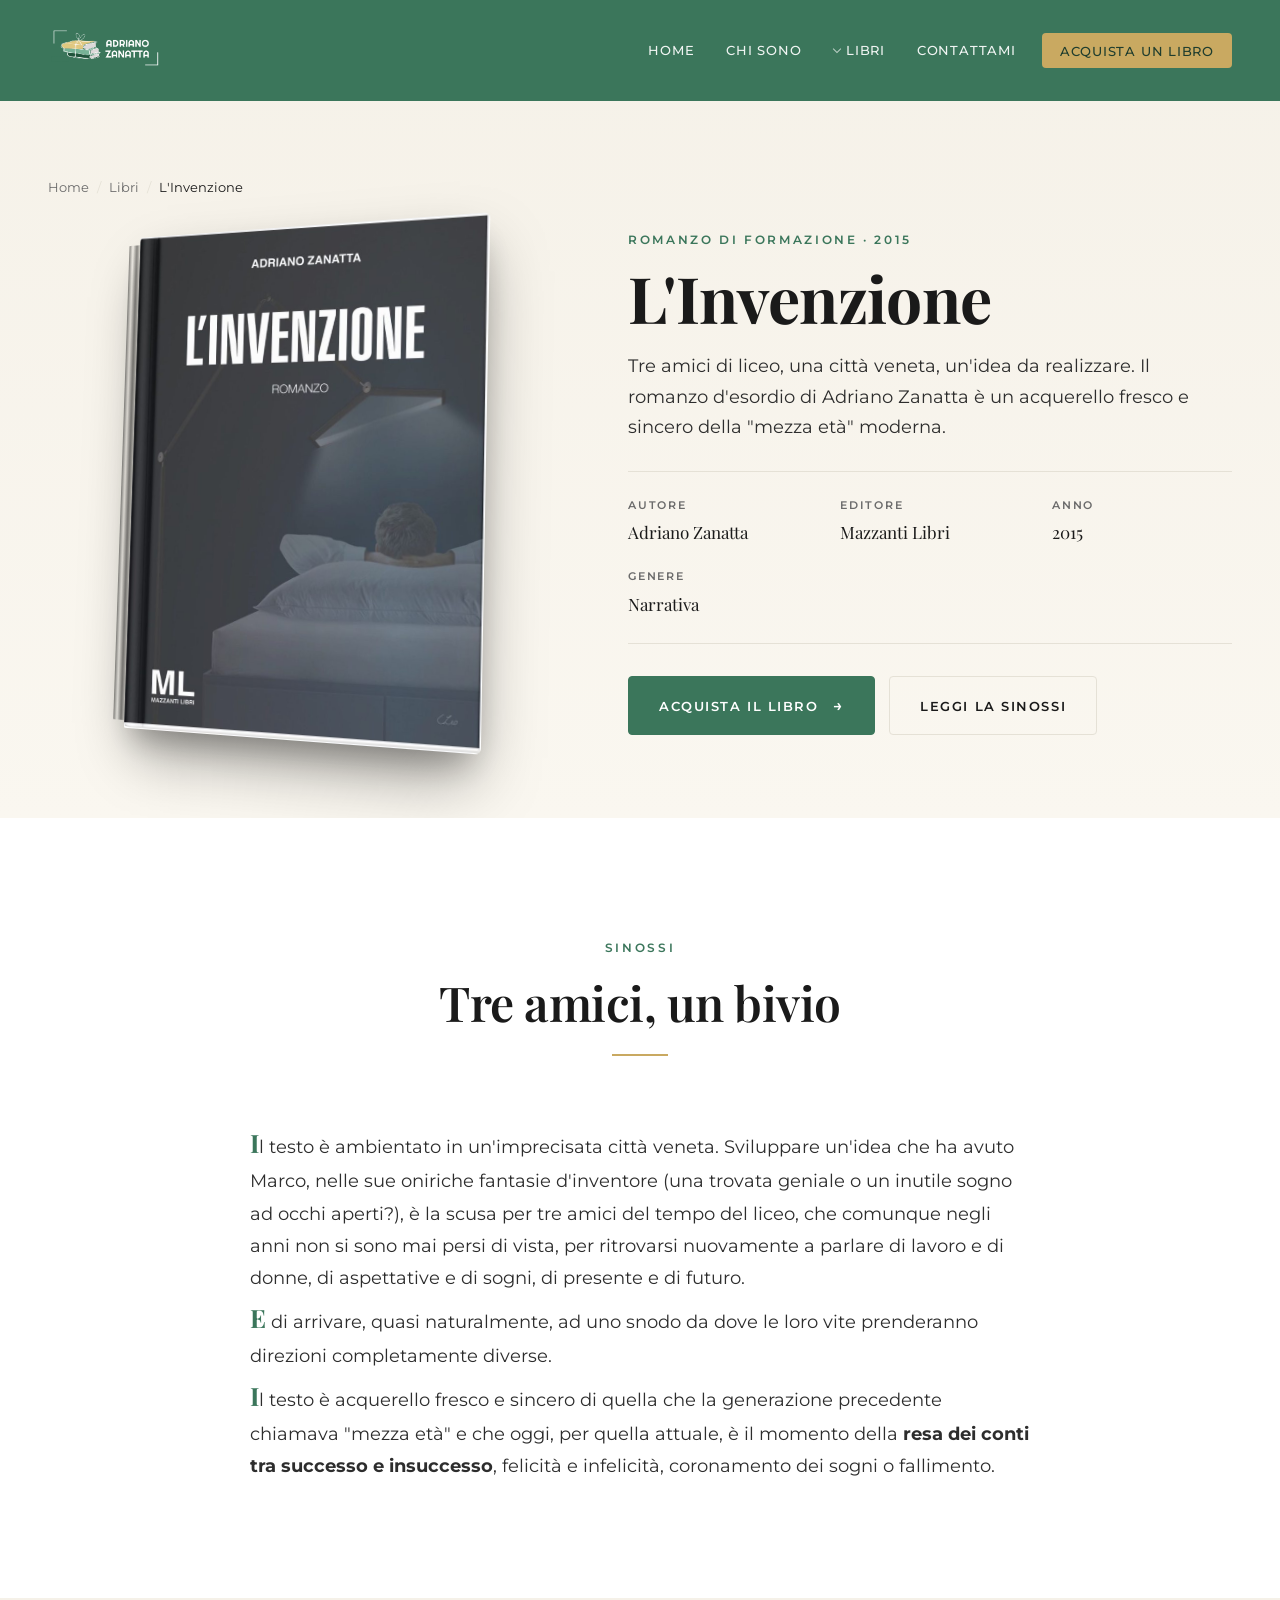
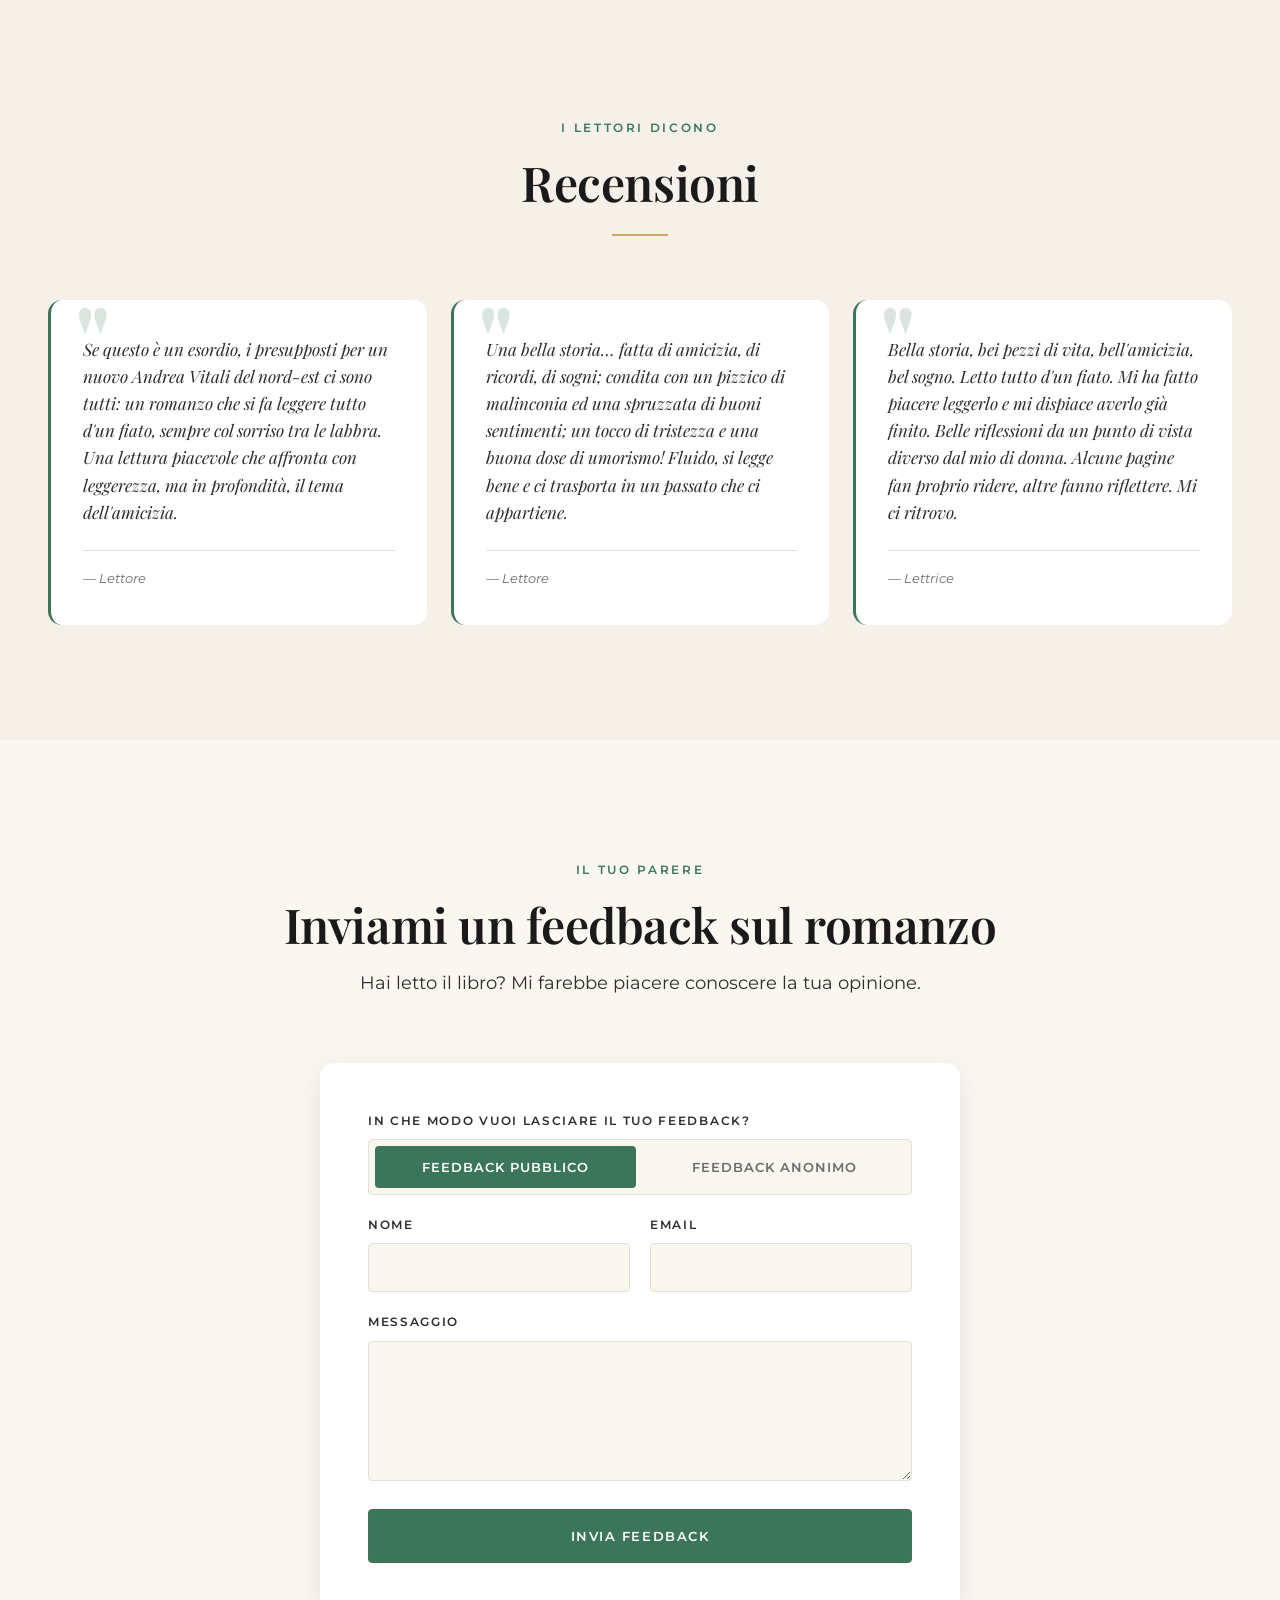
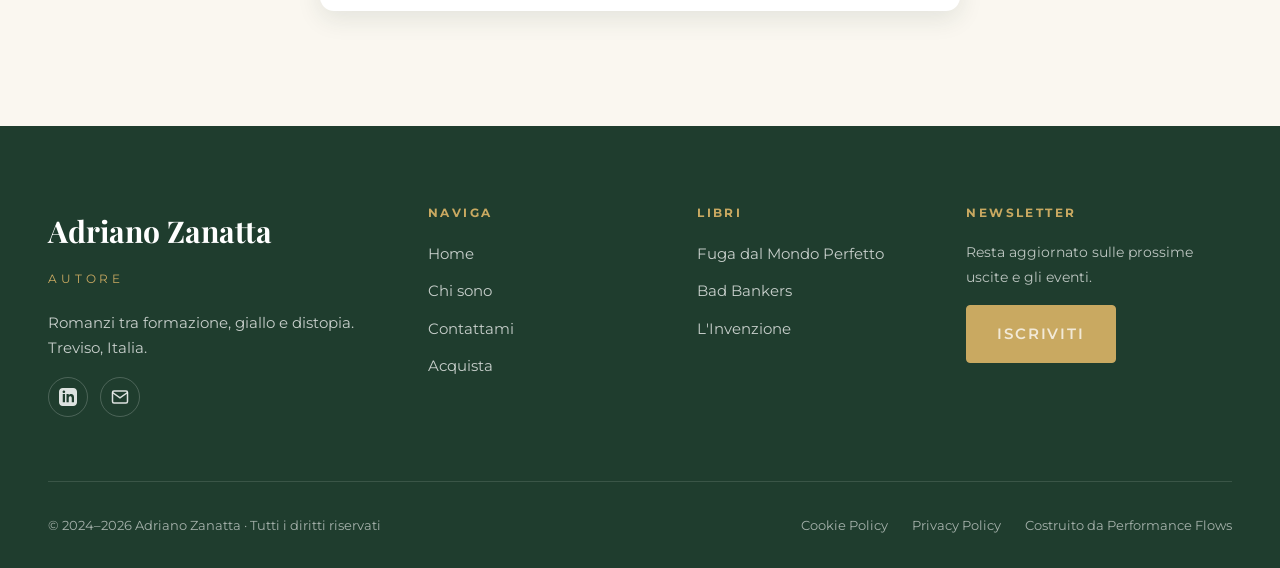
<file: linvenzione.html>
<!DOCTYPE html>
<html lang="it">
<head>
<meta charset="UTF-8">
<meta name="viewport" content="width=device-width, initial-scale=1.0">
<title>L'Invenzione - Adriano Zanatta</title>
<meta name="description" content="L'Invenzione - il mio libro di narrativa pubblicato da Mazzanti Libri. Un testo ambientato in un'imprecisata città veneta.">
<meta name="theme-color" content="#3B765B">
<meta property="og:title" content="L'Invenzione - Adriano Zanatta">
<meta property="og:description" content="L'Invenzione - il mio libro di narrativa pubblicato da Mazzanti Libri. Un testo ambientato in un'imprecisata città veneta.">
<meta property="og:type" content="website">
<link rel="preconnect" href="https://fonts.googleapis.com">
<link rel="preconnect" href="https://fonts.gstatic.com" crossorigin>
<link href="https://fonts.googleapis.com/css2?family=Montserrat:wght@300;400;500;600;700&family=Playfair+Display:ital,wght@0,400;0,500;0,600;0,700;1,400;1,500;1,600&display=swap" rel="stylesheet">
<link rel="stylesheet" href="assets/css/styles.css">
<link rel="icon" type="image/png" href="assets/images/logo.png">
</head>
<body>

<a href="#main" class="skip-link">Vai al contenuto</a>

<header class="site-header">
  <nav class="nav" aria-label="Principale">
    <a href="index.html" class="brand" aria-label="Adriano Zanatta — Home">
      <img src="assets/images/logo.png" alt="Adriano Zanatta">
    </a>
    <button class="burger" aria-label="Apri menu" aria-expanded="false">
      <span></span><span></span><span></span>
    </button>
    <ul class="nav-links">
      <li><a href="index.html" data-page="index">Home</a></li>
      <li><a href="chi-sono.html" data-page="chi-sono">Chi Sono</a></li>
      <li class="has-dropdown">
        <a href="index.html#libri">Libri</a>
        <ul class="dropdown">
          <li><a href="fuga-dal-mondo-perfetto.html">Fuga dal Mondo Perfetto</a></li>
          <li><a href="bad-bankers.html">Bad Bankers</a></li>
          <li><a href="linvenzione.html">L'Invenzione</a></li>
        </ul>
      </li>
      <li><a href="contatti.html" data-page="contatti">Contattami</a></li>
      <li><a href="shop.html" class="nav-cta" data-page="shop">Acquista un libro</a></li>
    </ul>
  </nav>
</header>

<main id="main">

  <section class="book-detail-hero">
    <div class="container">
      <div class="crumbs">
        <span><a href="index.html">Home</a></span>
        <span><a href="index.html#libri">Libri</a></span>
        <span class="current">L'Invenzione</span>
      </div>

      <div class="book-detail-grid">
        <div class="book-detail-cover fade-up">
          <div class="book-3d">
            <img src="assets/images/invenzione-cover.jpg" alt="Copertina del romanzo L'Invenzione" loading="eager">
          </div>
        </div>

        <div class="book-detail-info fade-up">
          <span class="eyebrow">Romanzo di formazione · 2015</span>
          <h1>L'Invenzione</h1>
          <p class="lead">
            Tre amici di liceo, una città veneta, un'idea da realizzare.
            Il romanzo d'esordio di Adriano Zanatta è un acquerello fresco e
            sincero della "mezza età" moderna.
          </p>

          <dl class="book-detail-meta">
            <div>
              <dt>Autore</dt>
              <dd>Adriano Zanatta</dd>
            </div>
            <div>
              <dt>Editore</dt>
              <dd>Mazzanti Libri</dd>
            </div>
            <div>
              <dt>Anno</dt>
              <dd>2015</dd>
            </div>
            <div>
              <dt>Genere</dt>
              <dd>Narrativa</dd>
            </div>
          </dl>

          <div class="hero-cta-row">
            <a href="shop.html" class="btn btn-primary btn-arrow">Acquista il libro</a>
            <a href="#sinossi" class="btn btn-ghost">Leggi la sinossi</a>
          </div>
        </div>
      </div>
    </div>
  </section>

  <section id="sinossi" class="book-synopsis section">
    <div class="container">
      <div class="section-head fade-up">
        <span class="eyebrow">Sinossi</span>
        <h2>Tre amici, un bivio</h2>
        <div class="divider"></div>
      </div>
      <div class="book-synopsis-body fade-up">
        <p>
          Il testo è ambientato in un'imprecisata città veneta. Sviluppare
          un'idea che ha avuto Marco, nelle sue oniriche fantasie d'inventore
          (una trovata geniale o un inutile sogno ad occhi aperti?), è la scusa
          per tre amici del tempo del liceo, che comunque negli anni non si sono
          mai persi di vista, per ritrovarsi nuovamente a parlare di lavoro e di
          donne, di aspettative e di sogni, di presente e di futuro.
        </p>
        <p>
          E di arrivare, quasi naturalmente, ad uno snodo da dove le loro vite
          prenderanno direzioni completamente diverse.
        </p>
        <p>
          Il testo è acquerello fresco e sincero di quella che la generazione
          precedente chiamava "mezza età" e che oggi, per quella attuale, è il
          momento della <strong>resa dei conti tra successo e insuccesso</strong>,
          felicità e infelicità, coronamento dei sogni o fallimento.
        </p>
      </div>
    </div>
  </section>

  <section class="reviews section">
    <div class="container">
      <div class="section-head fade-up">
        <span class="eyebrow">I lettori dicono</span>
        <h2>Recensioni</h2>
        <div class="divider"></div>
      </div>

      <div class="reviews-track">
        <article class="review fade-up">
          <p>Se questo è un esordio, i presupposti per un nuovo Andrea Vitali del nord-est ci sono tutti: un romanzo che si fa leggere tutto d'un fiato, sempre col sorriso tra le labbra. Una lettura piacevole che affronta con leggerezza, ma in profondità, il tema dell'amicizia.</p>
          <div class="review-meta">
            <span class="review-author">— Lettore</span>
          </div>
        </article>

        <article class="review fade-up">
          <p>Una bella storia… fatta di amicizia, di ricordi, di sogni; condita con un pizzico di malinconia ed una spruzzata di buoni sentimenti; un tocco di tristezza e una buona dose di umorismo! Fluido, si legge bene e ci trasporta in un passato che ci appartiene.</p>
          <div class="review-meta">
            <span class="review-author">— Lettore</span>
          </div>
        </article>

        <article class="review fade-up">
          <p>Bella storia, bei pezzi di vita, bell'amicizia, bel sogno. Letto tutto d'un fiato. Mi ha fatto piacere leggerlo e mi dispiace averlo già finito. Belle riflessioni da un punto di vista diverso dal mio di donna. Alcune pagine fan proprio ridere, altre fanno riflettere. Mi ci ritrovo.</p>
          <div class="review-meta">
            <span class="review-author">— Lettrice</span>
          </div>
        </article>
      </div>
    </div>
  </section>

  <section class="section">
    <div class="container">
      <div class="section-head fade-up">
        <span class="eyebrow">Il tuo parere</span>
        <h2>Inviami un feedback sul romanzo</h2>
        <p class="lead">Hai letto il libro? Mi farebbe piacere conoscere la tua opinione.</p>
      </div>

      <form class="form-card fade-up" data-form>
        <div class="form-row">
          <div class="form-field">
            <label>In che modo vuoi lasciare il tuo feedback?</label>
            <div class="form-segmented" data-feedback-mode=".feedback-public-field">
              <input type="radio" name="mode" id="mode-public" value="public" checked>
              <label for="mode-public">Feedback pubblico</label>
              <input type="radio" name="mode" id="mode-anon" value="anon">
              <label for="mode-anon">Feedback anonimo</label>
            </div>
          </div>
          <div class="form-row form-row-2">
            <div class="form-field feedback-public-field">
              <label for="f-name">Nome</label>
              <input type="text" id="f-name" name="name" required>
            </div>
            <div class="form-field feedback-public-field">
              <label for="f-email">Email</label>
              <input type="email" id="f-email" name="email" required>
            </div>
          </div>
          <div class="form-field">
            <label for="f-msg">Messaggio</label>
            <textarea id="f-msg" name="message" required></textarea>
          </div>
          <button type="submit" class="btn btn-primary form-submit" data-label="Invia feedback">Invia feedback</button>
          <div class="form-success">Grazie! Il tuo feedback è stato inviato.</div>
        </div>
      </form>
    </div>
  </section>

</main>

<footer class="site-footer">
  <div class="container">
    <div class="footer-grid">
      <div>
        <span class="footer-brand">Adriano Zanatta</span>
        <span class="footer-brand-sub">Autore</span>
        <p class="footer-tag">Romanzi tra formazione, giallo e distopia. Treviso, Italia.</p>
        <div class="footer-social">
          <a href="https://www.linkedin.com" target="_blank" rel="noopener" class="social-link" aria-label="LinkedIn">
            <svg width="18" height="18" viewBox="0 0 24 24" fill="currentColor"><path d="M19 0h-14c-2.761 0-5 2.239-5 5v14c0 2.761 2.239 5 5 5h14c2.762 0 5-2.239 5-5v-14c0-2.761-2.238-5-5-5zm-11 19h-3v-11h3v11zm-1.5-12.268c-.966 0-1.75-.79-1.75-1.764s.784-1.764 1.75-1.764 1.75.79 1.75 1.764-.783 1.764-1.75 1.764zm13.5 12.268h-3v-5.604c0-3.368-4-3.113-4 0v5.604h-3v-11h3v1.765c1.396-2.586 7-2.777 7 2.476v6.759z"/></svg>
          </a>
          <a href="contatti.html" class="social-link" aria-label="Email">
            <svg width="18" height="18" viewBox="0 0 24 24" fill="none" stroke="currentColor" stroke-width="2"><path d="M4 4h16c1.1 0 2 .9 2 2v12c0 1.1-.9 2-2 2H4c-1.1 0-2-.9-2-2V6c0-1.1.9-2 2-2z"/><polyline points="22,6 12,13 2,6"/></svg>
          </a>
        </div>
      </div>
      <div class="footer-col">
        <h5>Naviga</h5>
        <ul>
          <li><a href="index.html">Home</a></li>
          <li><a href="chi-sono.html">Chi sono</a></li>
          <li><a href="contatti.html">Contattami</a></li>
          <li><a href="shop.html">Acquista</a></li>
        </ul>
      </div>
      <div class="footer-col">
        <h5>Libri</h5>
        <ul>
          <li><a href="fuga-dal-mondo-perfetto.html">Fuga dal Mondo Perfetto</a></li>
          <li><a href="bad-bankers.html">Bad Bankers</a></li>
          <li><a href="linvenzione.html">L'Invenzione</a></li>
        </ul>
      </div>
      <div class="footer-col">
        <h5>Newsletter</h5>
        <p style="font-size: 0.875rem; color: rgba(255,255,255,0.7); margin-bottom: 1rem;">Resta aggiornato sulle prossime uscite e gli eventi.</p>
        <a href="contatti.html" class="btn btn-gold">Iscriviti</a>
      </div>
    </div>
    <div class="footer-bottom">
      <span>© 2024–<span id="year"></span> Adriano Zanatta · Tutti i diritti riservati</span>
      <div class="footer-legal">
        <a href="#">Cookie Policy</a>
        <a href="#">Privacy Policy</a>
        <span>Costruito da <a href="#">Performance Flows</a></span>
      </div>
    </div>
  </div>
</footer>

<script>document.getElementById('year').textContent = new Date().getFullYear();</script>
<script src="assets/js/main.js"></script>
</body>
</html>
</file>
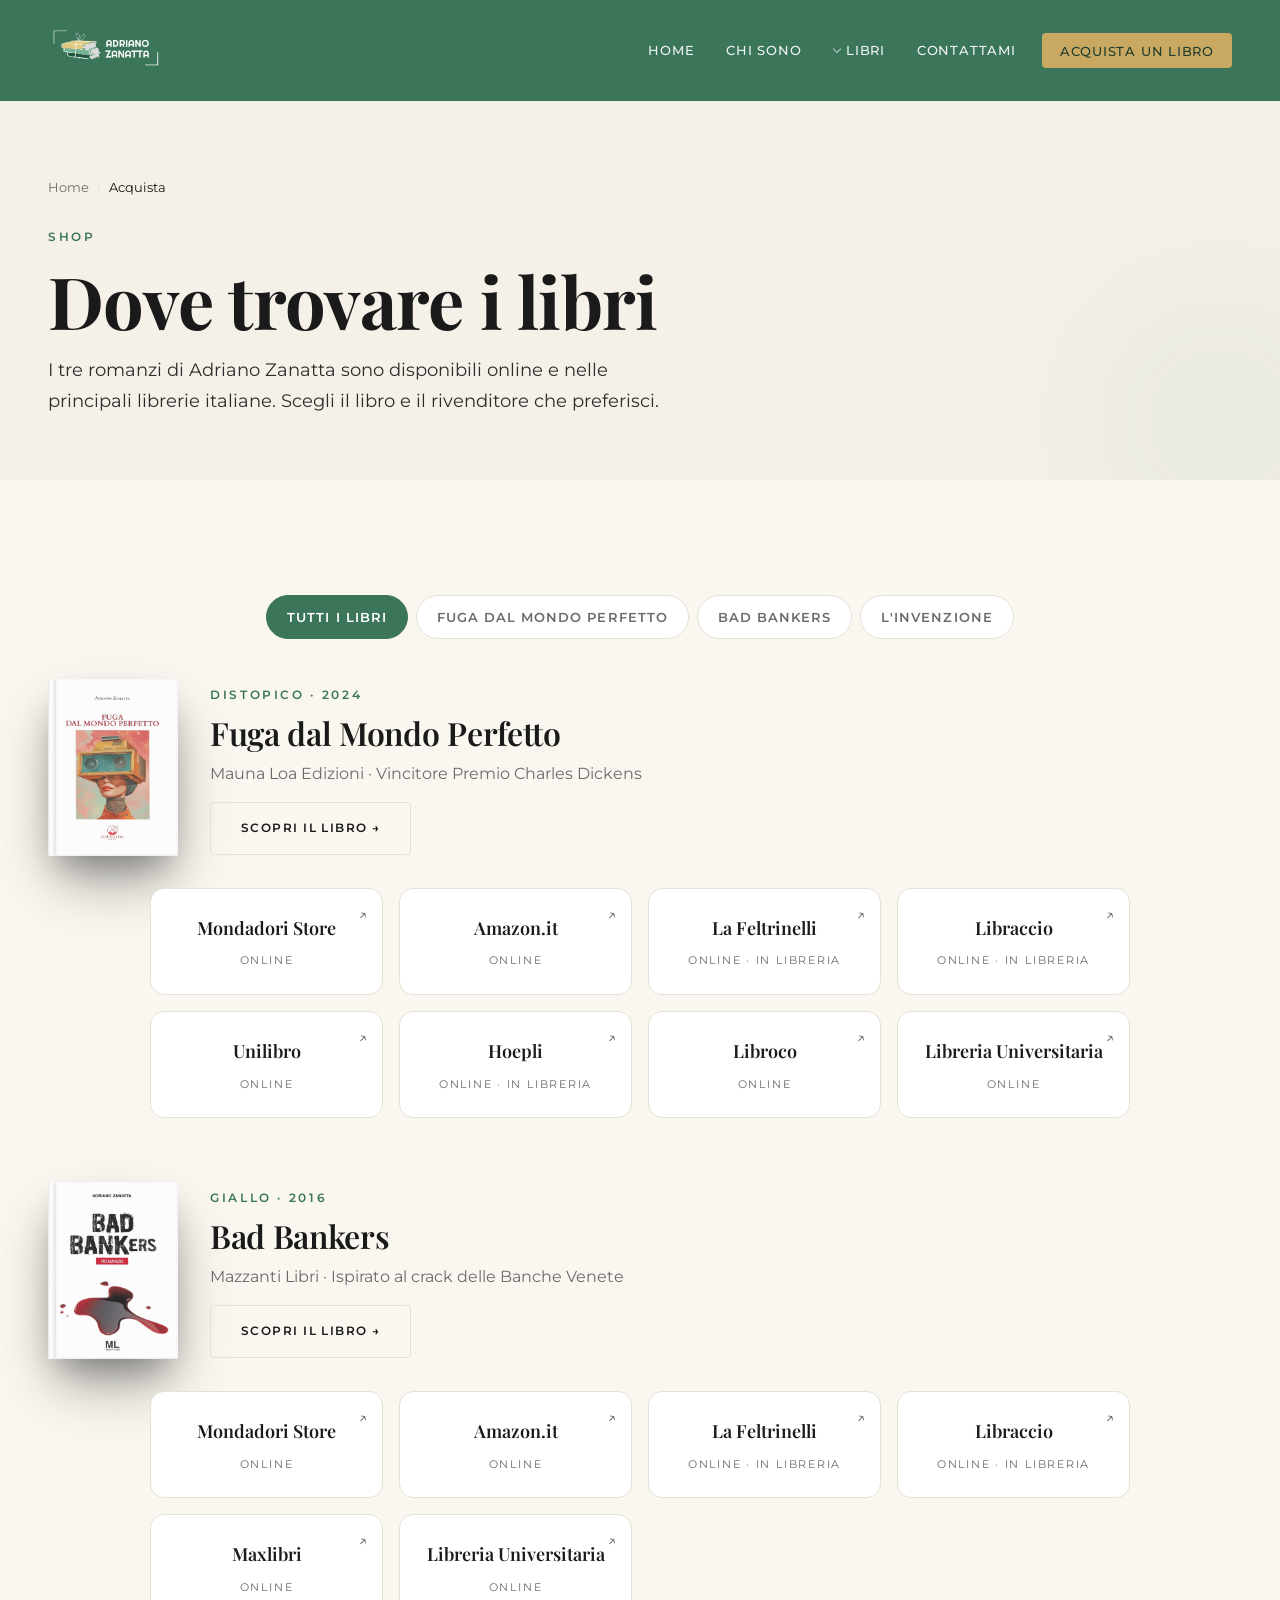
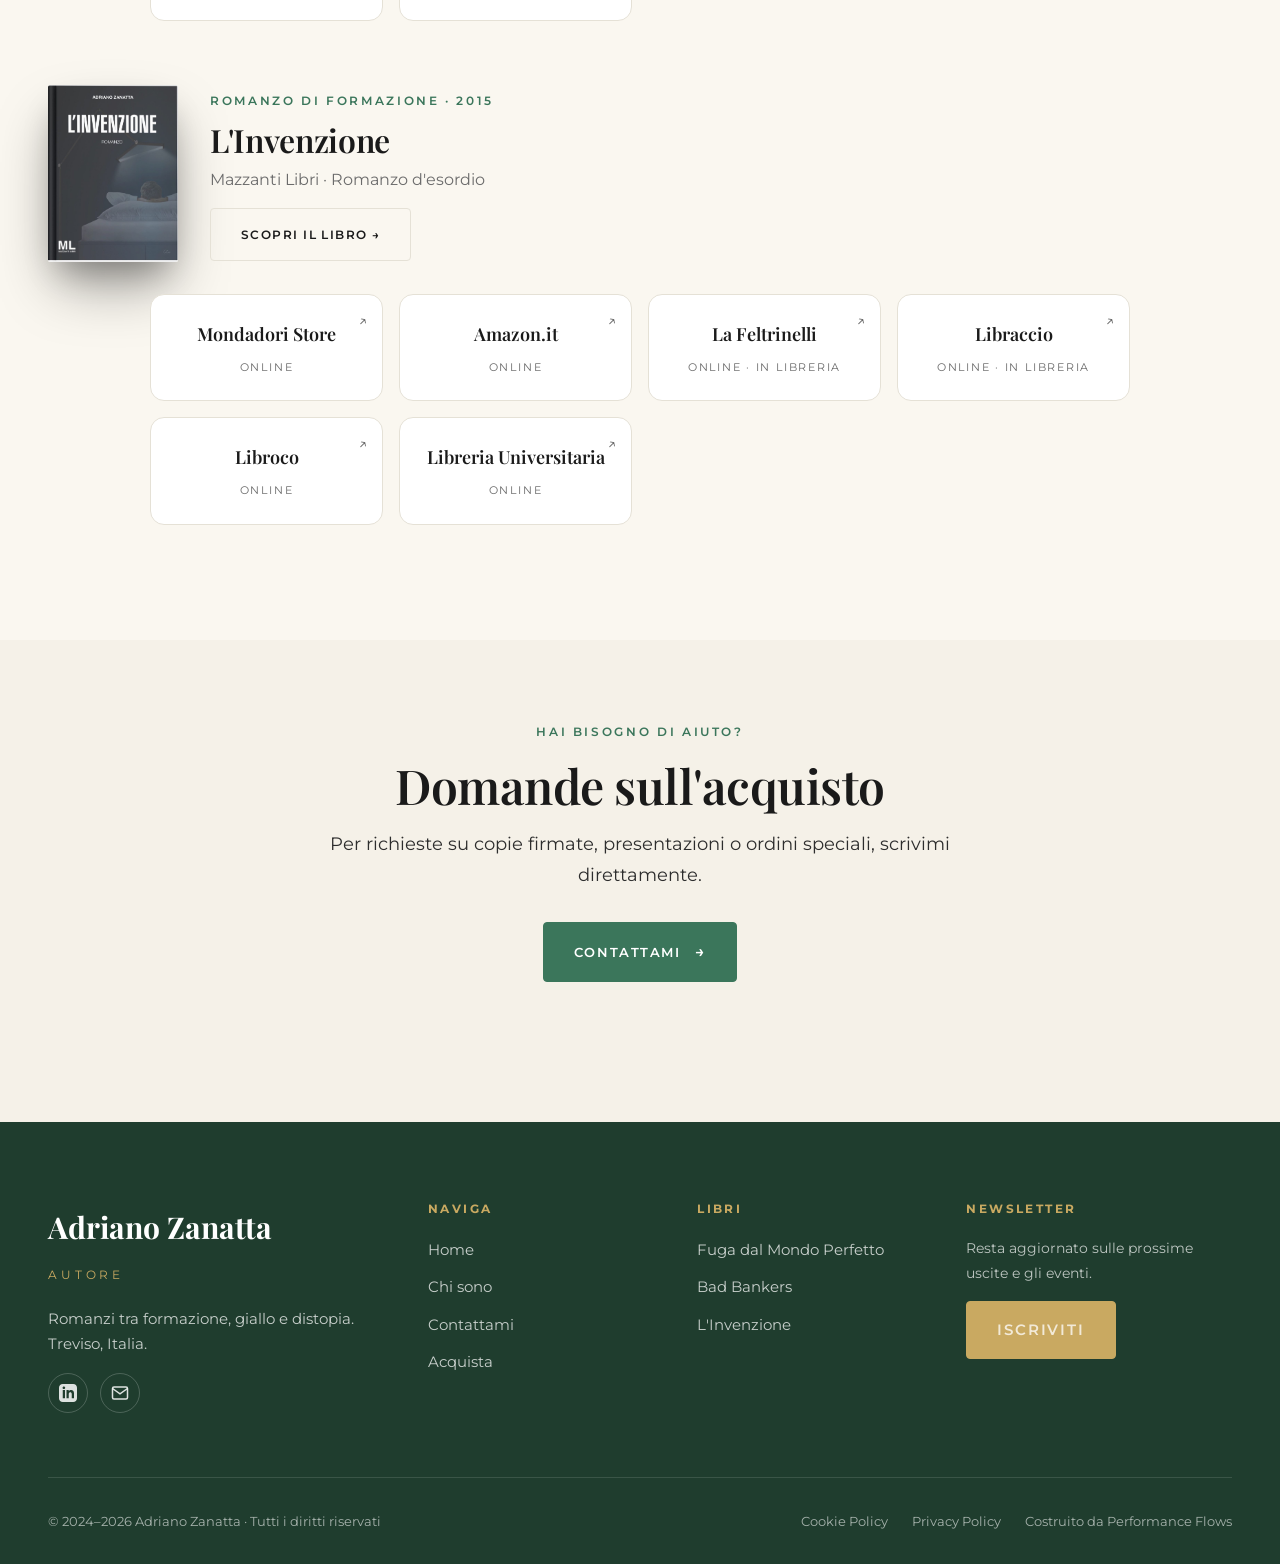
<file: shop.html>
<!DOCTYPE html>
<html lang="it">
<head>
<meta charset="UTF-8">
<meta name="viewport" content="width=device-width, initial-scale=1.0">
<title>Adriano Zanatta - Dove Acquistare i Miei Libri</title>
<meta name="description" content="Scopri tutti gli editori dove puoi acquistare i miei libri: Bad Bankers, L'Invenzione e Fuga dal Mondo Perfetto.">
<meta name="theme-color" content="#3B765B">
<meta property="og:title" content="Adriano Zanatta - Dove Acquistare i Miei Libri">
<meta property="og:description" content="Scopri tutti gli editori dove puoi acquistare i miei libri: Bad Bankers, L'Invenzione e Fuga dal Mondo Perfetto.">
<meta property="og:type" content="website">
<link rel="preconnect" href="https://fonts.googleapis.com">
<link rel="preconnect" href="https://fonts.gstatic.com" crossorigin>
<link href="https://fonts.googleapis.com/css2?family=Montserrat:wght@300;400;500;600;700&family=Playfair+Display:ital,wght@0,400;0,500;0,600;0,700;1,400;1,500;1,600&display=swap" rel="stylesheet">
<link rel="stylesheet" href="assets/css/styles.css">
<link rel="icon" type="image/png" href="assets/images/logo.png">
</head>
<body>

<a href="#main" class="skip-link">Vai al contenuto</a>

<header class="site-header">
  <nav class="nav" aria-label="Principale">
    <a href="index.html" class="brand" aria-label="Adriano Zanatta — Home">
      <img src="assets/images/logo.png" alt="Adriano Zanatta">
    </a>
    <button class="burger" aria-label="Apri menu" aria-expanded="false">
      <span></span><span></span><span></span>
    </button>
    <ul class="nav-links">
      <li><a href="index.html" data-page="index">Home</a></li>
      <li><a href="chi-sono.html" data-page="chi-sono">Chi Sono</a></li>
      <li class="has-dropdown">
        <a href="index.html#libri">Libri</a>
        <ul class="dropdown">
          <li><a href="fuga-dal-mondo-perfetto.html">Fuga dal Mondo Perfetto</a></li>
          <li><a href="bad-bankers.html">Bad Bankers</a></li>
          <li><a href="linvenzione.html">L'Invenzione</a></li>
        </ul>
      </li>
      <li><a href="contatti.html" data-page="contatti">Contattami</a></li>
      <li><a href="shop.html" class="nav-cta" data-page="shop">Acquista un libro</a></li>
    </ul>
  </nav>
</header>

<main id="main">

  <section class="page-hero">
    <div class="container">
      <div class="crumbs">
        <span><a href="index.html">Home</a></span>
        <span class="current">Acquista</span>
      </div>
      <span class="eyebrow fade-up">Shop</span>
      <h1 class="fade-up">Dove trovare i libri</h1>
      <p class="lead fade-up">
        I tre romanzi di Adriano Zanatta sono disponibili online e nelle principali
        librerie italiane. Scegli il libro e il rivenditore che preferisci.
      </p>
    </div>
  </section>

  <section class="section">
    <div class="container">

      <div class="book-shop-tabs fade-up" data-shop-tabs>
        <button class="book-shop-tab active" data-filter="all">Tutti i libri</button>
        <button class="book-shop-tab" data-filter="fuga">Fuga dal Mondo Perfetto</button>
        <button class="book-shop-tab" data-filter="badbankers">Bad Bankers</button>
        <button class="book-shop-tab" data-filter="invenzione">L'Invenzione</button>
      </div>

      <!-- FUGA -->
      <div data-book-section="fuga" style="margin-bottom: 4rem;">
        <div class="book-shop-row fade-up">
          <a href="fuga-dal-mondo-perfetto.html" class="book-shop-cover">
            <img src="assets/images/fuga-cover.jpg" alt="Copertina di Fuga dal Mondo Perfetto">
          </a>
          <div>
            <span class="eyebrow">Distopico · 2024</span>
            <h2 style="margin: 0.5rem 0 0.5rem; font-size: clamp(1.5rem, 4.5vw, 2rem);">Fuga dal Mondo Perfetto</h2>
            <p style="color: var(--muted); margin-bottom: 0.875rem;">Mauna Loa Edizioni · Vincitore Premio Charles Dickens</p>
            <a href="fuga-dal-mondo-perfetto.html" class="btn btn-ghost" style="font-size: 0.75rem;">Scopri il libro →</a>
          </div>
        </div>
        <div class="retailers-grid fade-up">
          <a href="https://www.mondadoristore.it/" target="_blank" rel="noopener" class="retailer">
            <span class="retailer-name">Mondadori Store</span>
            <span class="retailer-tag">Online</span>
          </a>
          <a href="https://www.amazon.it/" target="_blank" rel="noopener" class="retailer">
            <span class="retailer-name">Amazon.it</span>
            <span class="retailer-tag">Online</span>
          </a>
          <a href="https://www.lafeltrinelli.it/" target="_blank" rel="noopener" class="retailer">
            <span class="retailer-name">La Feltrinelli</span>
            <span class="retailer-tag">Online · In libreria</span>
          </a>
          <a href="https://www.libraccio.it/" target="_blank" rel="noopener" class="retailer">
            <span class="retailer-name">Libraccio</span>
            <span class="retailer-tag">Online · In libreria</span>
          </a>
          <a href="https://www.unilibro.it/" target="_blank" rel="noopener" class="retailer">
            <span class="retailer-name">Unilibro</span>
            <span class="retailer-tag">Online</span>
          </a>
          <a href="https://www.hoepli.it/" target="_blank" rel="noopener" class="retailer">
            <span class="retailer-name">Hoepli</span>
            <span class="retailer-tag">Online · In libreria</span>
          </a>
          <a href="https://www.libroco.it/" target="_blank" rel="noopener" class="retailer">
            <span class="retailer-name">Libroco</span>
            <span class="retailer-tag">Online</span>
          </a>
          <a href="https://www.libreriauniversitaria.it/" target="_blank" rel="noopener" class="retailer">
            <span class="retailer-name">Libreria Universitaria</span>
            <span class="retailer-tag">Online</span>
          </a>
        </div>
      </div>

      <!-- BAD BANKERS -->
      <div data-book-section="badbankers" style="margin-bottom: 4rem;">
        <div class="book-shop-row fade-up">
          <a href="bad-bankers.html" class="book-shop-cover">
            <img src="assets/images/badbankers-cover.jpg" alt="Copertina di Bad Bankers">
          </a>
          <div>
            <span class="eyebrow">Giallo · 2016</span>
            <h2 style="margin: 0.5rem 0 0.5rem; font-size: clamp(1.5rem, 4.5vw, 2rem);">Bad Bankers</h2>
            <p style="color: var(--muted); margin-bottom: 0.875rem;">Mazzanti Libri · Ispirato al crack delle Banche Venete</p>
            <a href="bad-bankers.html" class="btn btn-ghost" style="font-size: 0.75rem;">Scopri il libro →</a>
          </div>
        </div>
        <div class="retailers-grid fade-up">
          <a href="https://www.mondadoristore.it/" target="_blank" rel="noopener" class="retailer">
            <span class="retailer-name">Mondadori Store</span>
            <span class="retailer-tag">Online</span>
          </a>
          <a href="https://www.amazon.it/" target="_blank" rel="noopener" class="retailer">
            <span class="retailer-name">Amazon.it</span>
            <span class="retailer-tag">Online</span>
          </a>
          <a href="https://www.lafeltrinelli.it/" target="_blank" rel="noopener" class="retailer">
            <span class="retailer-name">La Feltrinelli</span>
            <span class="retailer-tag">Online · In libreria</span>
          </a>
          <a href="https://www.libraccio.it/" target="_blank" rel="noopener" class="retailer">
            <span class="retailer-name">Libraccio</span>
            <span class="retailer-tag">Online · In libreria</span>
          </a>
          <a href="https://www.maxlibri.it/" target="_blank" rel="noopener" class="retailer">
            <span class="retailer-name">Maxlibri</span>
            <span class="retailer-tag">Online</span>
          </a>
          <a href="https://www.libreriauniversitaria.it/" target="_blank" rel="noopener" class="retailer">
            <span class="retailer-name">Libreria Universitaria</span>
            <span class="retailer-tag">Online</span>
          </a>
        </div>
      </div>

      <!-- L'INVENZIONE -->
      <div data-book-section="invenzione">
        <div class="book-shop-row fade-up">
          <a href="linvenzione.html" class="book-shop-cover">
            <img src="assets/images/invenzione-cover.jpg" alt="Copertina de L'Invenzione">
          </a>
          <div>
            <span class="eyebrow">Romanzo di formazione · 2015</span>
            <h2 style="margin: 0.5rem 0 0.5rem; font-size: clamp(1.5rem, 4.5vw, 2rem);">L'Invenzione</h2>
            <p style="color: var(--muted); margin-bottom: 0.875rem;">Mazzanti Libri · Romanzo d'esordio</p>
            <a href="linvenzione.html" class="btn btn-ghost" style="font-size: 0.75rem;">Scopri il libro →</a>
          </div>
        </div>
        <div class="retailers-grid fade-up">
          <a href="https://www.mondadoristore.it/" target="_blank" rel="noopener" class="retailer">
            <span class="retailer-name">Mondadori Store</span>
            <span class="retailer-tag">Online</span>
          </a>
          <a href="https://www.amazon.it/" target="_blank" rel="noopener" class="retailer">
            <span class="retailer-name">Amazon.it</span>
            <span class="retailer-tag">Online</span>
          </a>
          <a href="https://www.lafeltrinelli.it/" target="_blank" rel="noopener" class="retailer">
            <span class="retailer-name">La Feltrinelli</span>
            <span class="retailer-tag">Online · In libreria</span>
          </a>
          <a href="https://www.libraccio.it/" target="_blank" rel="noopener" class="retailer">
            <span class="retailer-name">Libraccio</span>
            <span class="retailer-tag">Online · In libreria</span>
          </a>
          <a href="https://www.libroco.it/" target="_blank" rel="noopener" class="retailer">
            <span class="retailer-name">Libroco</span>
            <span class="retailer-tag">Online</span>
          </a>
          <a href="https://www.libreriauniversitaria.it/" target="_blank" rel="noopener" class="retailer">
            <span class="retailer-name">Libreria Universitaria</span>
            <span class="retailer-tag">Online</span>
          </a>
        </div>
      </div>

    </div>
  </section>

  <section class="section section-cream section-tight">
    <div class="container">
      <div class="section-head fade-up">
        <span class="eyebrow">Hai bisogno di aiuto?</span>
        <h2>Domande sull'acquisto</h2>
        <p class="lead">Per richieste su copie firmate, presentazioni o ordini speciali, scrivimi direttamente.</p>
        <div style="margin-top: 2rem;">
          <a href="contatti.html" class="btn btn-primary btn-arrow">Contattami</a>
        </div>
      </div>
    </div>
  </section>

</main>

<footer class="site-footer">
  <div class="container">
    <div class="footer-grid">
      <div>
        <span class="footer-brand">Adriano Zanatta</span>
        <span class="footer-brand-sub">Autore</span>
        <p class="footer-tag">Romanzi tra formazione, giallo e distopia. Treviso, Italia.</p>
        <div class="footer-social">
          <a href="https://www.linkedin.com" target="_blank" rel="noopener" class="social-link" aria-label="LinkedIn">
            <svg width="18" height="18" viewBox="0 0 24 24" fill="currentColor"><path d="M19 0h-14c-2.761 0-5 2.239-5 5v14c0 2.761 2.239 5 5 5h14c2.762 0 5-2.239 5-5v-14c0-2.761-2.238-5-5-5zm-11 19h-3v-11h3v11zm-1.5-12.268c-.966 0-1.75-.79-1.75-1.764s.784-1.764 1.75-1.764 1.75.79 1.75 1.764-.783 1.764-1.75 1.764zm13.5 12.268h-3v-5.604c0-3.368-4-3.113-4 0v5.604h-3v-11h3v1.765c1.396-2.586 7-2.777 7 2.476v6.759z"/></svg>
          </a>
          <a href="contatti.html" class="social-link" aria-label="Email">
            <svg width="18" height="18" viewBox="0 0 24 24" fill="none" stroke="currentColor" stroke-width="2"><path d="M4 4h16c1.1 0 2 .9 2 2v12c0 1.1-.9 2-2 2H4c-1.1 0-2-.9-2-2V6c0-1.1.9-2 2-2z"/><polyline points="22,6 12,13 2,6"/></svg>
          </a>
        </div>
      </div>
      <div class="footer-col">
        <h5>Naviga</h5>
        <ul>
          <li><a href="index.html">Home</a></li>
          <li><a href="chi-sono.html">Chi sono</a></li>
          <li><a href="contatti.html">Contattami</a></li>
          <li><a href="shop.html">Acquista</a></li>
        </ul>
      </div>
      <div class="footer-col">
        <h5>Libri</h5>
        <ul>
          <li><a href="fuga-dal-mondo-perfetto.html">Fuga dal Mondo Perfetto</a></li>
          <li><a href="bad-bankers.html">Bad Bankers</a></li>
          <li><a href="linvenzione.html">L'Invenzione</a></li>
        </ul>
      </div>
      <div class="footer-col">
        <h5>Newsletter</h5>
        <p style="font-size: 0.875rem; color: rgba(255,255,255,0.7); margin-bottom: 1rem;">Resta aggiornato sulle prossime uscite e gli eventi.</p>
        <a href="contatti.html" class="btn btn-gold">Iscriviti</a>
      </div>
    </div>
    <div class="footer-bottom">
      <span>© 2024–<span id="year"></span> Adriano Zanatta · Tutti i diritti riservati</span>
      <div class="footer-legal">
        <a href="#">Cookie Policy</a>
        <a href="#">Privacy Policy</a>
        <span>Costruito da <a href="#">Performance Flows</a></span>
      </div>
    </div>
  </div>
</footer>

<script>document.getElementById('year').textContent = new Date().getFullYear();</script>
<script src="assets/js/main.js"></script>
</body>
</html>
</file>
<file: assets/css/styles.css>
/* =========================================================
   Adriano Zanatta — Sito Autore
   Design system: editorial · literary · refined
   ========================================================= */

:root {
  /* Brand */
  --green: #3B765B;
  --green-deep: #1F3D2E;
  --green-light: #6FAA89;
  --green-tint: #E8F0EB;

  /* Neutrals */
  --cream: #F5F1E8;
  --paper: #FAF7F0;
  --white: #FFFFFF;
  --ink: #1A1A1A;
  --ink-soft: #2D2D2D;
  --muted: #6B6B6B;
  --line: #E5E1D6;

  /* Accent */
  --gold: #C9A961;
  --gold-soft: #E5D4A8;

  /* Type */
  --serif: 'Playfair Display', 'Cormorant Garamond', Georgia, serif;
  --sans: 'Montserrat', -apple-system, BlinkMacSystemFont, 'Segoe UI', sans-serif;

  /* Layout */
  --max: 1280px;
  --gutter: clamp(1.25rem, 4vw, 3rem);
  --radius: 4px;
  --radius-lg: 14px;

  /* Motion */
  --ease: cubic-bezier(.22, .61, .36, 1);
  --ease-out: cubic-bezier(.16, 1, .3, 1);
  --t-fast: 200ms;
  --t-mid: 400ms;
  --t-slow: 700ms;

  /* Shadows */
  --shadow-sm: 0 2px 8px rgba(31, 61, 46, 0.06);
  --shadow-md: 0 8px 24px rgba(31, 61, 46, 0.10);
  --shadow-lg: 0 24px 60px rgba(31, 61, 46, 0.16);
  --shadow-book: 0 30px 60px -10px rgba(0, 0, 0, 0.4), 0 18px 30px -10px rgba(0, 0, 0, 0.25);
}

/* =========================================================
   Reset & Base
   ========================================================= */
*, *::before, *::after { box-sizing: border-box; }
* { margin: 0; padding: 0; }

html {
  scroll-behavior: smooth;
  -webkit-text-size-adjust: 100%;
  text-rendering: optimizeLegibility;
  overflow-x: hidden;
}

body {
  font-family: var(--sans);
  font-size: 16px;
  line-height: 1.7;
  color: var(--ink);
  background: var(--paper);
  -webkit-font-smoothing: antialiased;
  -moz-osx-font-smoothing: grayscale;
  overflow-x: hidden;
  -webkit-tap-highlight-color: rgba(59,118,91,0.18);
  word-wrap: break-word;
  overflow-wrap: break-word;
}

/* Long words / URLs / italian compound words: break instead of overflowing */
p, li, dd, label {
  overflow-wrap: break-word;
  word-wrap: break-word;
  hyphens: auto;
}

h1, h2, h3, h4, h5, a, span, dt {
  overflow-wrap: break-word;
  word-wrap: break-word;
  hyphens: manual;
}

img, picture, video, svg {
  display: block;
  max-width: 100%;
  height: auto;
}

a {
  color: var(--green);
  text-decoration: none;
  transition: color var(--t-fast) var(--ease);
}

a:hover { color: var(--green-deep); }

button { font: inherit; cursor: pointer; border: none; background: none; }

::selection { background: var(--green); color: var(--white); }

/* Skip link */
.skip-link {
  position: absolute;
  left: -9999px;
  top: 0;
  background: var(--ink);
  color: var(--white);
  padding: 0.75rem 1.25rem;
  z-index: 9999;
}
.skip-link:focus { left: 1rem; top: 1rem; }

/* =========================================================
   Typography
   ========================================================= */
h1, h2, h3, h4, h5 {
  font-family: var(--serif);
  font-weight: 600;
  line-height: 1.15;
  letter-spacing: -0.01em;
  color: var(--ink);
}

h1 { font-size: clamp(2.5rem, 6vw, 5rem); font-weight: 700; }
h2 { font-size: clamp(1.875rem, 4vw, 3rem); }
h3 { font-size: clamp(1.375rem, 2.5vw, 1.875rem); }
h4 { font-size: clamp(1.125rem, 1.8vw, 1.375rem); }

p { font-size: 1rem; line-height: 1.75; color: var(--ink-soft); }

.eyebrow {
  font-family: var(--sans);
  font-size: 0.75rem;
  font-weight: 600;
  letter-spacing: 0.22em;
  text-transform: uppercase;
  color: var(--green);
  display: inline-block;
}

.lead {
  font-size: clamp(1.0625rem, 1.4vw, 1.1875rem);
  line-height: 1.7;
  color: var(--ink-soft);
}

.serif { font-family: var(--serif); }
.italic { font-style: italic; }

/* =========================================================
   Layout helpers
   ========================================================= */
.container {
  max-width: var(--max);
  margin: 0 auto;
  padding: 0 var(--gutter);
}

.container-narrow {
  max-width: 780px;
  margin: 0 auto;
  padding: 0 var(--gutter);
}

.section {
  padding: clamp(4rem, 9vw, 7.5rem) 0;
}

.section-tight { padding: clamp(3rem, 6vw, 5rem) 0; }

.section-cream { background: var(--cream); }
.section-green { background: var(--green-deep); color: var(--white); }
.section-green h2, .section-green h3 { color: var(--white); }
.section-green p { color: rgba(255,255,255,0.85); }

/* =========================================================
   Buttons
   ========================================================= */
.btn {
  display: inline-flex;
  align-items: center;
  justify-content: center;
  gap: 0.625rem;
  padding: 0.95rem 1.875rem;
  font-family: var(--sans);
  font-weight: 600;
  font-size: 0.8125rem;
  letter-spacing: 0.12em;
  text-transform: uppercase;
  border-radius: var(--radius);
  border: 1.5px solid transparent;
  cursor: pointer;
  transition: all var(--t-fast) var(--ease);
  white-space: nowrap;
}

.btn-primary {
  background: var(--green);
  color: var(--white);
  border-color: var(--green);
}
.btn-primary:hover {
  background: var(--green-deep);
  border-color: var(--green-deep);
  color: var(--white);
  transform: translateY(-2px);
  box-shadow: var(--shadow-md);
}

.btn-outline {
  background: transparent;
  color: var(--green-deep);
  border-color: var(--green);
}
.btn-outline:hover {
  background: var(--green);
  color: var(--white);
  transform: translateY(-2px);
}

.btn-ghost {
  background: transparent;
  color: var(--ink);
  border-color: var(--line);
}
.btn-ghost:hover {
  border-color: var(--green);
  color: var(--green);
}

.btn-light {
  background: var(--white);
  color: var(--green-deep);
  border-color: var(--white);
}
.btn-light:hover {
  background: var(--cream);
  transform: translateY(-2px);
}

.btn-gold {
  background: var(--gold);
  color: var(--green-deep);
  border-color: var(--gold);
}
.btn-gold:hover {
  background: var(--white);
  color: var(--green-deep);
  border-color: var(--white);
  transform: translateY(-2px);
  box-shadow: var(--shadow-md);
}

.btn-arrow::after {
  content: '→';
  font-size: 1rem;
  margin-left: 0.25rem;
  transition: transform var(--t-fast) var(--ease);
}
.btn-arrow:hover::after { transform: translateX(4px); }

/* =========================================================
   Header / Navigation
   ========================================================= */
.site-header {
  position: fixed;
  top: 0; left: 0; right: 0;
  z-index: 100;
  padding: 0.875rem var(--gutter);
  background: var(--green);
  border-bottom: 1px solid transparent;
  transition: all var(--t-fast) var(--ease);
}

.site-header.scrolled {
  background: var(--green-deep);
  padding: 0.5rem var(--gutter);
  box-shadow: 0 4px 18px rgba(0,0,0,0.12);
}

.nav {
  max-width: var(--max);
  margin: 0 auto;
  display: flex;
  align-items: center;
  justify-content: space-between;
  gap: 2rem;
}

.brand {
  display: inline-flex;
  align-items: center;
  transition: opacity var(--t-fast) var(--ease), transform var(--t-fast) var(--ease);
}
.brand:hover {
  opacity: 0.8;
  transform: translateY(-1px);
}

.brand img {
  display: block;
  height: 72px;
  width: auto;
  max-width: 360px;
  object-fit: contain;
  transition: height var(--t-fast) var(--ease);
}

.site-header.scrolled .brand img { height: 60px; }

@media (max-width: 768px) {
  .brand img { height: 60px; max-width: 280px; }
  .site-header.scrolled .brand img { height: 52px; }
}

@media (max-width: 480px) {
  .brand img { height: 50px; max-width: 220px; }
  .site-header.scrolled .brand img { height: 44px; }
}

.nav-links {
  display: flex;
  align-items: center;
  gap: 0.25rem;
  list-style: none;
}

.nav-links a {
  font-size: 0.8125rem;
  font-weight: 500;
  letter-spacing: 0.06em;
  text-transform: uppercase;
  color: rgba(255,255,255,0.92);
  padding: 0.5rem 0.875rem;
  position: relative;
}
.nav-links a:hover { color: var(--white); }

.nav-links a:not(.nav-cta)::after {
  content: '';
  position: absolute;
  bottom: 2px;
  left: 0.875rem;
  right: 0.875rem;
  height: 1.5px;
  background: var(--gold);
  transform: scaleX(0);
  transform-origin: left;
  transition: transform var(--t-fast) var(--ease);
}

.nav-links a:not(.nav-cta):hover::after,
.nav-links a.active:not(.nav-cta)::after {
  transform: scaleX(1);
}

.nav-links a.active { color: var(--white); }

.nav-cta {
  background: var(--gold);
  color: var(--green-deep) !important;
  border-radius: var(--radius);
  padding: 0.6rem 1.125rem !important;
  margin-left: 0.5rem;
  font-weight: 600;
}
.nav-cta:hover {
  background: var(--white);
  color: var(--green-deep) !important;
}

/* Dropdown */
.has-dropdown { position: relative; }
.has-dropdown > a::before {
  content: '';
  display: inline-block;
  width: 6px;
  height: 6px;
  border-right: 1.5px solid currentColor;
  border-bottom: 1.5px solid currentColor;
  transform: rotate(45deg);
  margin-right: 0.4rem;
  margin-bottom: 3px;
  opacity: 0.7;
}
.dropdown {
  position: absolute;
  top: calc(100% + 0.5rem);
  left: 0;
  background: var(--white);
  border-radius: var(--radius-lg);
  box-shadow: var(--shadow-lg);
  padding: 0.75rem;
  min-width: 240px;
  list-style: none;
  opacity: 0;
  visibility: hidden;
  transform: translateY(-8px);
  transition: all var(--t-fast) var(--ease);
}
.has-dropdown:hover .dropdown,
.has-dropdown:focus-within .dropdown {
  opacity: 1;
  visibility: visible;
  transform: translateY(0);
}
.dropdown a {
  display: block;
  padding: 0.7rem 1rem;
  border-radius: var(--radius);
  font-size: 0.875rem;
  text-transform: none;
  letter-spacing: 0;
  color: var(--ink);
}
.dropdown a:hover { background: var(--green-tint); color: var(--green-deep); }
.dropdown a::after { display: none; }

/* Mobile burger */
.burger {
  display: none;
  width: 44px;
  height: 44px;
  border-radius: var(--radius);
  position: relative;
  z-index: 110;
}
.burger span {
  display: block;
  position: absolute;
  left: 11px;
  right: 11px;
  height: 2px;
  background: var(--white);
  transition: all var(--t-fast) var(--ease);
}
.burger span:nth-child(1) { top: 15px; }
.burger span:nth-child(2) { top: 21px; }
.burger span:nth-child(3) { top: 27px; }
.burger.is-open span:nth-child(1) { top: 21px; transform: rotate(45deg); }
.burger.is-open span:nth-child(2) { opacity: 0; }
.burger.is-open span:nth-child(3) { top: 21px; transform: rotate(-45deg); }

/* =========================================================
   Hero — Homepage
   ========================================================= */
.hero {
  min-height: 100vh;
  padding: 9rem 0 4rem;
  display: flex;
  align-items: center;
  position: relative;
  background:
    radial-gradient(ellipse at top right, rgba(59,118,91,0.08) 0%, transparent 55%),
    radial-gradient(ellipse at bottom left, rgba(201,169,97,0.06) 0%, transparent 55%),
    var(--paper);
  overflow: hidden;
}

.hero::before {
  content: '';
  position: absolute;
  top: 12%;
  right: -6%;
  width: 480px;
  height: 480px;
  background: var(--green);
  border-radius: 50%;
  filter: blur(120px);
  opacity: 0.10;
  z-index: 0;
}

.hero-grid {
  display: grid;
  grid-template-columns: 1.1fr 0.9fr;
  gap: clamp(2rem, 6vw, 5rem);
  align-items: center;
  position: relative;
  z-index: 1;
}

.hero-text { max-width: 560px; }

.hero h1 {
  font-size: clamp(3rem, 7.5vw, 6rem);
  line-height: 0.98;
  margin: 1rem 0 1.25rem;
  letter-spacing: -0.025em;
}
.hero h1 .accent {
  color: var(--green);
  font-style: italic;
  font-weight: 400;
}

.hero-subtitle {
  font-family: var(--sans);
  font-size: 0.875rem;
  font-weight: 600;
  letter-spacing: 0.32em;
  text-transform: uppercase;
  color: var(--green);
  margin-bottom: 0.5rem;
  display: flex;
  align-items: center;
  gap: 0.875rem;
}
.hero-subtitle::before {
  content: '';
  display: inline-block;
  width: 36px;
  height: 1px;
  background: var(--green);
}

.hero-bio {
  font-size: 1.0625rem;
  line-height: 1.75;
  color: var(--ink-soft);
  margin-bottom: 2.25rem;
}

.hero-cta-row {
  display: flex;
  gap: 0.875rem;
  flex-wrap: wrap;
}

.hero-portrait {
  position: relative;
  display: flex;
  justify-content: center;
  align-items: center;
}
.hero-portrait img {
  width: 100%;
  max-width: 520px;
  height: auto;
  transition: transform var(--t-slow) var(--ease);
}
.hero-portrait:hover img { transform: scale(1.02); }

.hero-badge {
  position: absolute;
  bottom: 0;
  right: 0;
  background: var(--green-deep);
  color: var(--white);
  padding: 1rem 1.25rem;
  border-radius: var(--radius);
  box-shadow: var(--shadow-md);
  font-family: var(--serif);
  font-size: 0.875rem;
  line-height: 1.3;
  max-width: 240px;
  z-index: 2;
}
.hero-badge strong {
  display: block;
  font-size: 1.0625rem;
  margin-bottom: 0.25rem;
  color: var(--gold-soft);
}

.hero-credit {
  position: absolute;
  bottom: 1rem;
  left: 50%;
  transform: translateX(-50%);
  font-size: 0.6875rem;
  letter-spacing: 0.2em;
  text-transform: uppercase;
  color: var(--muted);
  white-space: nowrap;
}

/* =========================================================
   Section header
   ========================================================= */
.section-head {
  text-align: center;
  max-width: 720px;
  margin: 0 auto 4rem;
}

.section-head .eyebrow { margin-bottom: 1rem; }

.section-head h2 {
  margin-bottom: 1rem;
}

.section-head .divider {
  width: 56px;
  height: 2px;
  background: var(--gold);
  margin: 1.5rem auto 0;
}

/* =========================================================
   Featured book (homepage)
   ========================================================= */
.featured-book {
  background:
    linear-gradient(120deg, rgba(31,61,46,0.97) 0%, rgba(59,118,91,0.92) 100%),
    radial-gradient(circle at 20% 50%, rgba(201,169,97,0.18) 0%, transparent 40%);
  color: var(--white);
  position: relative;
  overflow: hidden;
}

.featured-book::before {
  content: '';
  position: absolute;
  inset: 0;
  background-image:
    radial-gradient(circle at 1px 1px, rgba(255,255,255,0.07) 1px, transparent 0);
  background-size: 32px 32px;
  pointer-events: none;
}

.featured-book .container { position: relative; z-index: 1; }

.featured-grid {
  display: grid;
  grid-template-columns: 1fr 1.2fr;
  gap: clamp(2rem, 6vw, 5rem);
  align-items: center;
}

.featured-book .eyebrow { color: var(--gold); }

.featured-book h2 {
  font-size: clamp(2rem, 4.5vw, 3.5rem);
  color: var(--white);
  margin: 0.5rem 0 1.25rem;
  line-height: 1.05;
}

.featured-book .lead { color: rgba(255,255,255,0.88); margin-bottom: 1.5rem; }

.book-meta-row {
  display: flex;
  gap: 2rem;
  flex-wrap: wrap;
  padding: 1.25rem 0;
  margin: 1.5rem 0 2rem;
  border-top: 1px solid rgba(255,255,255,0.18);
  border-bottom: 1px solid rgba(255,255,255,0.18);
}

.book-meta-item {
  display: flex;
  flex-direction: column;
  gap: 0.25rem;
}

.book-meta-label {
  font-size: 0.6875rem;
  font-weight: 600;
  letter-spacing: 0.18em;
  text-transform: uppercase;
  color: rgba(255,255,255,0.6);
}

.book-meta-value {
  font-family: var(--serif);
  font-size: 1.0625rem;
  color: var(--gold-soft);
}

.book-3d-wrap {
  display: flex;
  justify-content: center;
  align-items: center;
  perspective: 1500px;
}

.book-3d {
  position: relative;
  width: clamp(220px, 30vw, 340px);
  aspect-ratio: 754 / 1024;
  transform-style: preserve-3d;
  transform: rotateY(-22deg) rotateX(4deg);
  transition: transform var(--t-slow) var(--ease);
}

.book-3d:hover { transform: rotateY(-12deg) rotateX(2deg); }

.book-3d img {
  width: 100%;
  height: 100%;
  object-fit: cover;
  border-radius: 2px 6px 6px 2px;
  box-shadow: var(--shadow-book);
}

.book-3d::before {
  content: '';
  position: absolute;
  top: 1.5%;
  left: 0;
  bottom: 1.5%;
  width: 14px;
  background: linear-gradient(90deg, rgba(0,0,0,0.45), rgba(255,255,255,0.1) 30%, rgba(0,0,0,0.45) 65%, rgba(255,255,255,0.05));
  border-radius: 1px 0 0 1px;
  transform: translateX(-13px);
}

/* =========================================================
   Books grid
   ========================================================= */
.books-grid {
  display: grid;
  grid-template-columns: repeat(auto-fit, minmax(280px, 1fr));
  gap: clamp(1.5rem, 3vw, 2.5rem);
}

.book-card {
  background: var(--white);
  border-radius: var(--radius-lg);
  overflow: hidden;
  border: 1px solid var(--line);
  display: flex;
  flex-direction: column;
  transition: all var(--t-mid) var(--ease);
  position: relative;
}

.book-card:hover {
  transform: translateY(-6px);
  box-shadow: var(--shadow-lg);
  border-color: transparent;
}

.book-card-cover {
  aspect-ratio: 754 / 700;
  background: var(--green-tint);
  display: grid;
  place-items: center;
  padding: 2.25rem 2rem 0;
  position: relative;
  overflow: hidden;
}

.book-card-cover::before {
  content: '';
  position: absolute;
  inset: 0;
  background: radial-gradient(ellipse at center bottom, rgba(31,61,46,0.12), transparent 65%);
}

.book-card-cover img {
  position: relative;
  max-height: 90%;
  width: auto;
  object-fit: contain;
  box-shadow: var(--shadow-book);
  border-radius: 2px;
  transition: transform var(--t-mid) var(--ease);
}

.book-card:hover .book-card-cover img {
  transform: translateY(-6px) scale(1.02);
}

.book-card-body {
  padding: 1.75rem 1.75rem 2rem;
  flex: 1;
  display: flex;
  flex-direction: column;
}

.book-card-genre {
  font-size: 0.6875rem;
  font-weight: 600;
  letter-spacing: 0.2em;
  text-transform: uppercase;
  color: var(--green);
  margin-bottom: 0.5rem;
}

.book-card h3 {
  margin-bottom: 0.75rem;
  font-size: 1.5rem;
}

.book-card p {
  font-size: 0.9375rem;
  line-height: 1.65;
  color: var(--muted);
  margin-bottom: 1.5rem;
  flex: 1;
}

.book-card-footer {
  display: flex;
  align-items: center;
  justify-content: space-between;
  gap: 1rem;
  padding-top: 1rem;
  border-top: 1px solid var(--line);
}

.book-card-year {
  font-family: var(--serif);
  font-size: 1.125rem;
  color: var(--ink);
}

.book-card-link {
  font-size: 0.8125rem;
  font-weight: 600;
  letter-spacing: 0.08em;
  text-transform: uppercase;
  color: var(--green);
  display: inline-flex;
  align-items: center;
  gap: 0.4rem;
  transition: gap var(--t-fast) var(--ease);
}
.book-card-link:hover { gap: 0.7rem; }

/* =========================================================
   Reviews / Testimonials
   ========================================================= */
.reviews {
  background: var(--cream);
  position: relative;
}

.reviews-track {
  display: grid;
  grid-template-columns: repeat(auto-fit, minmax(320px, 1fr));
  gap: 1.5rem;
}

.review {
  background: var(--white);
  padding: 2.25rem 2rem;
  border-radius: var(--radius-lg);
  position: relative;
  border-left: 3px solid var(--green);
  transition: transform var(--t-mid) var(--ease), box-shadow var(--t-mid) var(--ease);
}

.review:hover {
  transform: translateY(-4px);
  box-shadow: var(--shadow-md);
}

.review::before {
  content: '"';
  position: absolute;
  top: -10px;
  left: 1.5rem;
  font-family: var(--serif);
  font-size: 6rem;
  line-height: 1;
  color: var(--green);
  opacity: 0.18;
  font-weight: 700;
}

.review p {
  font-family: var(--serif);
  font-style: italic;
  font-size: 1.0625rem;
  line-height: 1.6;
  color: var(--ink-soft);
  margin-bottom: 1.5rem;
  position: relative;
}

.review-meta {
  display: flex;
  align-items: center;
  justify-content: space-between;
  padding-top: 1rem;
  border-top: 1px solid var(--line);
  font-size: 0.8125rem;
}

.review-book {
  font-weight: 600;
  color: var(--green);
  text-transform: uppercase;
  letter-spacing: 0.1em;
  font-size: 0.6875rem;
}

.review-author {
  color: var(--muted);
  font-style: italic;
}

/* =========================================================
   Press / Media
   ========================================================= */
.videos-grid {
  display: grid;
  grid-template-columns: repeat(auto-fit, minmax(360px, 1fr));
  gap: clamp(1.5rem, 3vw, 2.5rem);
  margin-bottom: clamp(3rem, 6vw, 5rem);
}

.video-card {
  background: var(--white);
  border-radius: var(--radius-lg);
  overflow: hidden;
  box-shadow: var(--shadow-md);
  transition: transform var(--t-mid) var(--ease), box-shadow var(--t-mid) var(--ease);
}
.video-card:hover {
  transform: translateY(-4px);
  box-shadow: var(--shadow-lg);
}

.video-frame {
  position: relative;
  aspect-ratio: 16 / 9;
  background: #000;
}

.video-frame video,
.video-frame iframe {
  position: absolute;
  inset: 0;
  width: 100%;
  height: 100%;
  border: 0;
  display: block;
}

.video-thumb {
  position: absolute;
  inset: 0;
  display: block;
  overflow: hidden;
  background: #000;
  cursor: pointer;
}
.video-thumb img {
  width: 100%;
  height: 100%;
  object-fit: cover;
  transition: transform var(--t-mid) var(--ease), filter var(--t-mid) var(--ease);
  filter: brightness(0.85);
}
.video-thumb:hover img {
  transform: scale(1.04);
  filter: brightness(1);
}
.video-thumb::before {
  content: '';
  position: absolute;
  top: 50%;
  left: 50%;
  transform: translate(-50%, -50%);
  width: 76px;
  height: 76px;
  background: var(--green);
  border-radius: 50%;
  box-shadow: 0 8px 32px rgba(0,0,0,0.4);
  transition: all var(--t-fast) var(--ease);
  z-index: 1;
}
.video-thumb::after {
  content: '';
  position: absolute;
  top: 50%;
  left: 50%;
  transform: translate(-40%, -50%);
  width: 0;
  height: 0;
  border-left: 22px solid var(--white);
  border-top: 14px solid transparent;
  border-bottom: 14px solid transparent;
  z-index: 2;
}
.video-thumb:hover::before {
  background: var(--gold);
  transform: translate(-50%, -50%) scale(1.08);
}

.video-meta {
  display: flex;
  align-items: center;
  justify-content: space-between;
  gap: 1rem;
  padding: 1.25rem 1.5rem;
  border-top: 1px solid var(--line);
}

.video-meta-text { display: flex; flex-direction: column; gap: 0.125rem; }

.video-meta-source {
  font-size: 0.6875rem;
  font-weight: 600;
  letter-spacing: 0.2em;
  text-transform: uppercase;
  color: var(--green);
}

.video-meta-title {
  font-family: var(--serif);
  font-size: 1.0625rem;
  font-weight: 600;
  color: var(--ink);
  line-height: 1.3;
}

.video-meta-date {
  font-size: 0.8125rem;
  color: var(--muted);
  white-space: nowrap;
}

.press-grid {
  display: grid;
  grid-template-columns: repeat(auto-fit, minmax(140px, 1fr));
  gap: 1rem;
  align-items: center;
  max-width: 980px;
  margin: 0 auto;
}

.press-logo {
  background: var(--white);
  border: 1px solid var(--line);
  border-radius: var(--radius-lg);
  padding: 1.5rem 1.25rem;
  display: grid;
  place-items: center;
  min-height: 110px;
  transition: all var(--t-fast) var(--ease);
}
.press-logo:hover {
  border-color: var(--green);
  transform: translateY(-3px);
  box-shadow: var(--shadow-sm);
}

.press-logo img {
  max-width: 100%;
  max-height: 70px;
  width: auto;
  height: auto;
  transition: transform var(--t-fast) var(--ease);
}
.press-logo:hover img {
  transform: scale(1.05);
}

@media (max-width: 480px) {
  .videos-grid { grid-template-columns: 1fr; gap: 1.25rem; }
  .video-meta { flex-direction: column; align-items: flex-start; padding: 1rem 1.25rem; }
  .video-meta-date { font-size: 0.75rem; }
  .press-grid { grid-template-columns: repeat(2, 1fr); gap: 0.75rem; }
  .press-logo { padding: 1.125rem 1rem; min-height: 90px; }
  .press-logo img { max-height: 50px; }
}

/* =========================================================
   CTA Banner
   ========================================================= */
.cta-banner {
  background: var(--green);
  color: var(--white);
  text-align: center;
  padding: clamp(3rem, 6vw, 5rem) var(--gutter);
  border-radius: var(--radius-lg);
  position: relative;
  overflow: hidden;
  margin: 0 var(--gutter);
}

.cta-banner::before, .cta-banner::after {
  content: '';
  position: absolute;
  border-radius: 50%;
  background: rgba(255,255,255,0.06);
}
.cta-banner::before { width: 320px; height: 320px; top: -120px; left: -80px; }
.cta-banner::after { width: 240px; height: 240px; bottom: -100px; right: -60px; }

.cta-banner > * { position: relative; z-index: 1; }

.cta-banner h2 { color: var(--white); margin-bottom: 0.75rem; }
.cta-banner p { color: rgba(255,255,255,0.9); max-width: 540px; margin: 0 auto 2rem; }

/* =========================================================
   Page hero (interior pages)
   ========================================================= */
.page-hero {
  padding: 11rem 0 4rem;
  background: var(--cream);
  position: relative;
  overflow: hidden;
}

.page-hero::after {
  content: '';
  position: absolute;
  bottom: -60px;
  right: -60px;
  width: 240px;
  height: 240px;
  background: var(--green);
  border-radius: 50%;
  filter: blur(80px);
  opacity: 0.08;
}

.page-hero .container { position: relative; z-index: 1; }

.page-hero .eyebrow { margin-bottom: 1rem; }
.page-hero h1 {
  font-size: clamp(2.5rem, 6vw, 4.5rem);
  margin-bottom: 1rem;
  line-height: 1.05;
}
.page-hero .lead { max-width: 640px; }

/* Breadcrumb */
.crumbs {
  display: flex;
  gap: 0.5rem;
  font-size: 0.8125rem;
  color: var(--muted);
  margin-bottom: 1.5rem;
  flex-wrap: wrap;
}
.crumbs a { color: var(--muted); }
.crumbs a:hover { color: var(--green); }
.crumbs span:not(:last-child)::after {
  content: '/';
  margin-left: 0.5rem;
  color: var(--line);
}
.crumbs .current { color: var(--ink); }

/* =========================================================
   About page
   ========================================================= */
.about-grid {
  display: grid;
  grid-template-columns: 0.85fr 1.15fr;
  gap: clamp(2rem, 5vw, 4.5rem);
  align-items: start;
}

.about-photo {
  position: sticky;
  top: 6rem;
  display: flex;
  justify-content: center;
}

.about-photo img {
  width: 100%;
  max-width: 420px;
  height: auto;
}

.about-photo-credit {
  margin-top: 0.875rem;
  font-size: 0.75rem;
  letter-spacing: 0.16em;
  text-transform: uppercase;
  color: var(--muted);
  text-align: center;
}

.prose h2 { margin: 3rem 0 1.25rem; font-size: 1.875rem; }
.prose h2:first-child { margin-top: 0; }
.prose h3 { margin: 2rem 0 1rem; font-size: 1.375rem; color: var(--green-deep); }
.prose p { margin-bottom: 1.25rem; font-size: 1.0625rem; line-height: 1.85; }
.prose p:first-of-type::first-letter {
  font-family: var(--serif);
  font-size: 4em;
  font-weight: 700;
  float: left;
  line-height: 0.9;
  margin: 0.05em 0.1em 0 0;
  color: var(--green);
}
.prose blockquote {
  font-family: var(--serif);
  font-style: italic;
  font-size: 1.5rem;
  line-height: 1.5;
  color: var(--green-deep);
  border-left: 3px solid var(--gold);
  padding: 0.5rem 0 0.5rem 1.5rem;
  margin: 2rem 0;
}

/* =========================================================
   Book detail page
   ========================================================= */
.book-detail-hero {
  padding: 11rem 0 5rem;
  background:
    linear-gradient(180deg, var(--cream) 0%, var(--paper) 100%);
  position: relative;
  overflow: hidden;
}

.book-detail-grid {
  display: grid;
  grid-template-columns: 1fr 1.2fr;
  gap: clamp(2rem, 6vw, 5rem);
  align-items: center;
}

.book-detail-cover {
  display: flex;
  justify-content: center;
  align-items: center;
  perspective: 1400px;
}

.book-detail-cover .book-3d {
  width: clamp(220px, 35vw, 380px);
}

.book-detail-info .eyebrow { margin-bottom: 0.875rem; }

.book-detail-info h1 {
  font-size: clamp(2.25rem, 5vw, 4rem);
  line-height: 1.05;
  margin-bottom: 1.25rem;
}

.book-detail-meta {
  display: grid;
  grid-template-columns: repeat(auto-fit, minmax(140px, 1fr));
  gap: 1.25rem 2rem;
  padding: 1.5rem 0;
  margin: 1.75rem 0 2rem;
  border-top: 1px solid var(--line);
  border-bottom: 1px solid var(--line);
}

.book-detail-meta dt {
  font-size: 0.6875rem;
  font-weight: 600;
  letter-spacing: 0.16em;
  text-transform: uppercase;
  color: var(--muted);
  margin-bottom: 0.25rem;
}

.book-detail-meta dd {
  font-family: var(--serif);
  font-size: 1.0625rem;
  color: var(--ink);
}

.book-synopsis {
  background: var(--white);
}

.book-synopsis-body {
  max-width: 780px;
  margin: 0 auto;
}

.book-synopsis-body p {
  font-size: 1.125rem;
  line-height: 1.8;
}

.book-synopsis-body p::first-letter {
  font-family: var(--serif);
  font-weight: 700;
  font-size: 1.4em;
  color: var(--green);
}

.book-prize {
  display: inline-flex;
  align-items: center;
  gap: 0.625rem;
  background: linear-gradient(135deg, rgba(201,169,97,0.18), rgba(201,169,97,0.05));
  color: var(--green-deep);
  padding: 0.625rem 1rem;
  border-radius: 999px;
  border: 1px solid var(--gold-soft);
  font-size: 0.8125rem;
  font-weight: 600;
  letter-spacing: 0.06em;
  margin-bottom: 1.25rem;
}
.book-prize::before {
  content: '★';
  color: var(--gold);
  font-size: 1rem;
}

/* =========================================================
   Forms
   ========================================================= */
.form-card {
  background: var(--white);
  border-radius: var(--radius-lg);
  padding: clamp(1.75rem, 4vw, 3rem);
  box-shadow: var(--shadow-md);
  max-width: 640px;
  margin: 0 auto;
}

.form-row {
  display: grid;
  gap: 1.25rem;
}

.form-row-2 {
  grid-template-columns: 1fr 1fr;
}

@media (max-width: 600px) {
  .form-row-2 { grid-template-columns: 1fr; }
}

.form-field { display: flex; flex-direction: column; gap: 0.5rem; }

.form-field label {
  font-size: 0.75rem;
  font-weight: 600;
  letter-spacing: 0.14em;
  text-transform: uppercase;
  color: var(--ink-soft);
}

.form-field input,
.form-field textarea,
.form-field select {
  font-family: var(--sans);
  font-size: 1rem;
  padding: 0.875rem 1rem;
  border: 1.5px solid var(--line);
  border-radius: var(--radius);
  background: var(--paper);
  color: var(--ink);
  transition: all var(--t-fast) var(--ease);
}

.form-field input:focus,
.form-field textarea:focus,
.form-field select:focus {
  outline: none;
  border-color: var(--green);
  background: var(--white);
  box-shadow: 0 0 0 4px rgba(59,118,91,0.12);
}

.form-field textarea {
  min-height: 140px;
  resize: vertical;
}

.form-segmented {
  display: flex;
  gap: 0.5rem;
  background: var(--paper);
  padding: 0.375rem;
  border-radius: var(--radius);
  border: 1.5px solid var(--line);
}

.form-segmented input { display: none; }

.form-segmented label {
  flex: 1;
  text-align: center;
  padding: 0.625rem 0.75rem;
  border-radius: 4px;
  font-size: 0.8125rem;
  font-weight: 600;
  letter-spacing: 0.08em;
  text-transform: uppercase;
  cursor: pointer;
  color: var(--muted);
  transition: all var(--t-fast) var(--ease);
}

.form-segmented input:checked + label {
  background: var(--green);
  color: var(--white);
}

.form-submit { margin-top: 0.5rem; }

.form-success {
  display: none;
  background: var(--green-tint);
  border: 1px solid var(--green-light);
  color: var(--green-deep);
  padding: 1rem 1.25rem;
  border-radius: var(--radius);
  margin-top: 1rem;
  font-size: 0.9375rem;
}
.form-success.show { display: block; }

/* =========================================================
   Contact info cards
   ========================================================= */
.contact-grid {
  display: grid;
  grid-template-columns: 1.2fr 1fr;
  gap: clamp(2rem, 5vw, 4rem);
  align-items: start;
}

.contact-info { display: flex; flex-direction: column; gap: 1.25rem; }

.contact-card {
  background: var(--white);
  border: 1px solid var(--line);
  border-radius: var(--radius-lg);
  padding: 1.75rem;
  display: flex;
  gap: 1.25rem;
  align-items: flex-start;
  transition: all var(--t-mid) var(--ease);
}
.contact-card:hover {
  border-color: var(--green);
  box-shadow: var(--shadow-sm);
  transform: translateY(-2px);
}

.contact-icon {
  width: 48px;
  height: 48px;
  background: var(--green-tint);
  color: var(--green);
  border-radius: 50%;
  display: grid;
  place-items: center;
  flex-shrink: 0;
  font-size: 1.25rem;
}

.contact-card h4 { margin-bottom: 0.25rem; font-family: var(--sans); font-size: 1rem; font-weight: 700; }
.contact-card p { font-size: 0.9375rem; color: var(--muted); }
.contact-card a { font-weight: 500; }

/* =========================================================
   Shop / Retailers
   ========================================================= */
.retailers-grid {
  display: grid;
  grid-template-columns: repeat(auto-fit, minmax(200px, 1fr));
  gap: 1rem;
  max-width: 980px;
  margin: 0 auto;
}

.retailer {
  background: var(--white);
  border: 1px solid var(--line);
  border-radius: var(--radius-lg);
  padding: 1.5rem 1.25rem;
  text-align: center;
  transition: all var(--t-fast) var(--ease);
  display: flex;
  flex-direction: column;
  align-items: center;
  gap: 0.5rem;
  position: relative;
}

.retailer:hover {
  border-color: var(--green);
  transform: translateY(-3px);
  box-shadow: var(--shadow-md);
}

.retailer-name {
  font-family: var(--serif);
  font-size: 1.125rem;
  color: var(--ink);
  font-weight: 600;
}

.retailer-tag {
  font-size: 0.6875rem;
  letter-spacing: 0.16em;
  text-transform: uppercase;
  color: var(--muted);
}

.retailer:hover .retailer-name { color: var(--green); }

.retailer::after {
  content: '↗';
  position: absolute;
  top: 0.75rem;
  right: 0.875rem;
  color: var(--muted);
  font-size: 1rem;
  transition: all var(--t-fast) var(--ease);
}
.retailer:hover::after {
  color: var(--green);
  transform: translate(2px, -2px);
}

.book-shop-tabs {
  display: flex;
  gap: 0.5rem;
  justify-content: center;
  margin-bottom: 2.5rem;
  flex-wrap: wrap;
}

.book-shop-tab {
  padding: 0.625rem 1.25rem;
  border-radius: 999px;
  font-size: 0.8125rem;
  font-weight: 600;
  letter-spacing: 0.08em;
  text-transform: uppercase;
  background: var(--white);
  color: var(--muted);
  border: 1.5px solid var(--line);
  cursor: pointer;
  transition: all var(--t-fast) var(--ease);
}

.book-shop-tab:hover { color: var(--green); border-color: var(--green); }

.book-shop-tab.active {
  background: var(--green);
  color: var(--white);
  border-color: var(--green);
}

/* =========================================================
   Footer
   ========================================================= */
.site-footer {
  background: var(--green-deep);
  color: rgba(255,255,255,0.85);
  padding: 5rem 0 2rem;
}

.footer-grid {
  display: grid;
  grid-template-columns: 1.5fr 1fr 1fr 1.2fr;
  gap: 3rem;
  margin-bottom: 4rem;
}

.footer-brand {
  font-family: var(--serif);
  font-size: 1.875rem;
  font-weight: 700;
  color: var(--white);
  margin-bottom: 0.75rem;
  display: block;
}

.footer-brand-sub {
  font-size: 0.75rem;
  letter-spacing: 0.32em;
  text-transform: uppercase;
  color: var(--gold);
  margin-bottom: 1.25rem;
  display: block;
}

.footer-tag {
  font-size: 0.9375rem;
  line-height: 1.7;
  color: rgba(255,255,255,0.75);
  max-width: 320px;
}

.footer-col h5 {
  font-family: var(--sans);
  font-size: 0.75rem;
  font-weight: 700;
  letter-spacing: 0.2em;
  text-transform: uppercase;
  color: var(--gold);
  margin-bottom: 1.25rem;
}

.footer-col ul { list-style: none; }
.footer-col li { margin-bottom: 0.625rem; }
.footer-col a { color: rgba(255,255,255,0.75); font-size: 0.9375rem; }
.footer-col a:hover { color: var(--white); }

.footer-social {
  display: flex;
  gap: 0.75rem;
  margin-top: 1rem;
}

.social-link {
  width: 40px;
  height: 40px;
  border-radius: 50%;
  border: 1px solid rgba(255,255,255,0.2);
  display: grid;
  place-items: center;
  color: rgba(255,255,255,0.85);
  transition: all var(--t-fast) var(--ease);
}

.social-link:hover {
  background: var(--gold);
  border-color: var(--gold);
  color: var(--green-deep);
  transform: translateY(-2px);
}

.footer-bottom {
  padding-top: 2rem;
  border-top: 1px solid rgba(255,255,255,0.12);
  display: flex;
  justify-content: space-between;
  align-items: center;
  flex-wrap: wrap;
  gap: 1rem;
  font-size: 0.8125rem;
  color: rgba(255,255,255,0.6);
}

.footer-bottom a { color: rgba(255,255,255,0.6); }
.footer-bottom a:hover { color: var(--white); }

.footer-legal { display: flex; gap: 1.5rem; flex-wrap: wrap; }

/* =========================================================
   Animations
   ========================================================= */
.fade-up {
  opacity: 0;
  transform: translateY(24px);
  transition: opacity 700ms var(--ease-out), transform 700ms var(--ease-out);
}
.fade-up.in {
  opacity: 1;
  transform: translateY(0);
}

.fade-in {
  opacity: 0;
  transition: opacity 800ms var(--ease-out);
}
.fade-in.in { opacity: 1; }

@media (prefers-reduced-motion: reduce) {
  *, *::before, *::after {
    animation-duration: 0.01ms !important;
    transition-duration: 0.01ms !important;
  }
  .fade-up, .fade-in { opacity: 1; transform: none; }
  html { scroll-behavior: auto; }
}

/* =========================================================
   Responsive
   ========================================================= */
@media (max-width: 1024px) {
  .hero-grid,
  .featured-grid,
  .book-detail-grid,
  .about-grid,
  .contact-grid {
    grid-template-columns: 1fr;
    gap: 3rem;
  }

  .footer-grid {
    grid-template-columns: 1fr 1fr;
    gap: 2.5rem;
  }

  .about-photo {
    position: relative;
    top: 0;
    max-width: 380px;
    margin: 0 auto;
  }

  .hero-portrait { max-width: 460px; margin: 0 auto; }

  .book-3d { transform: rotateY(0) rotateX(0); }
  .book-3d::before { display: none; }
}

@media (max-width: 768px) {
  .nav-links {
    position: fixed;
    inset: 0;
    background: var(--green);
    flex-direction: column;
    align-items: stretch;
    justify-content: flex-start;
    padding: 6rem 2rem 2rem;
    gap: 0;
    transform: translateX(100%);
    transition: transform var(--t-mid) var(--ease);
    overflow-y: auto;
  }
  .nav-links.is-open { transform: translateX(0); }

  .nav-links a {
    font-size: 1rem;
    padding: 1rem 0;
    border-bottom: 1px solid rgba(255,255,255,0.18);
    width: 100%;
    letter-spacing: 0.08em;
    color: var(--white);
  }
  .nav-links a::after { display: none; }
  .nav-cta { margin: 1rem 0 0; text-align: center; border-bottom: none !important; }

  .has-dropdown > a::before { display: none; }
  .dropdown {
    position: static;
    opacity: 1;
    visibility: visible;
    transform: none;
    box-shadow: none;
    padding: 0 0 0 1rem;
    background: transparent;
  }
  .dropdown a {
    border-bottom: 1px solid rgba(255,255,255,0.12);
    border-radius: 0;
    padding: 0.75rem 0;
    font-size: 0.9375rem;
    color: rgba(255,255,255,0.85);
  }
  .dropdown a:hover {
    background: transparent;
    color: var(--gold-soft);
  }

  .burger { display: block; }

  .hero { padding-top: 7rem; min-height: auto; }
  .hero-portrait {
    flex-direction: column;
    gap: 1.25rem;
  }
  .hero-badge {
    position: static;
    max-width: 100%;
    width: 100%;
    text-align: center;
    box-sizing: border-box;
  }

  .footer-grid {
    grid-template-columns: 1fr;
    gap: 2rem;
    text-align: left;
  }

  .footer-bottom { flex-direction: column; text-align: center; }

  .page-hero { padding: 8rem 0 3rem; }

  .reviews-track { grid-template-columns: 1fr; }

  body.nav-open { overflow: hidden; }
}

@media (max-width: 480px) {
  :root { --gutter: 1.125rem; }

  .hero-cta-row { flex-direction: column; align-items: stretch; }
  .hero-cta-row .btn { justify-content: center; width: 100%; }
  .book-meta-row { gap: 1rem 1.5rem; }

  /* Buttons can wrap if labels are long on tiny screens */
  .btn { white-space: normal; line-height: 1.3; padding: 0.875rem 1.25rem; }

  /* Reduce vertical padding on very small screens */
  .section { padding: 3.5rem 0; }
  .section-tight { padding: 2.5rem 0; }
  .page-hero { padding: 7rem 0 2.5rem; }
  .book-detail-hero { padding: 7rem 0 3rem; }

  /* Hero typography tight */
  .hero h1 { font-size: 2.75rem; }
  .hero-bio { font-size: 1rem; }
  .hero-subtitle { font-size: 0.75rem; letter-spacing: 0.24em; }
  .hero-subtitle::before { width: 24px; }

  /* Section headers */
  .section-head { margin-bottom: 2.5rem; }

  /* Forms */
  .form-card { padding: 1.5rem 1.25rem; }
  .form-segmented { flex-direction: column; padding: 0.25rem; }
  .form-segmented label { padding: 0.75rem 0.5rem; font-size: 0.75rem; }

  /* Book cards */
  .book-card-body { padding: 1.5rem 1.25rem 1.75rem; }
  .book-card-cover { padding: 1.75rem 1.5rem 0; }

  /* Reviews on tiny screens */
  .review { padding: 2rem 1.5rem; }
  .review p { font-size: 1rem; }

  /* Book detail */
  .book-detail-info h1 { font-size: 2rem; }
  .book-prize { font-size: 0.75rem; padding: 0.5rem 0.875rem; }
  .book-3d { width: clamp(180px, 60vw, 280px) !important; }

  /* Featured book section padding */
  .featured-book h2 { font-size: 1.875rem; }

  /* Press items full width on tiny */
  .press-item { width: 100%; }

  /* CTA banner padding tighter */
  .cta-banner { padding: 2.5rem 1.25rem; margin: 0 var(--gutter); }
  .cta-banner h2 { font-size: 1.75rem; }

  /* Footer tighter */
  .site-footer { padding: 3.5rem 0 1.5rem; }
  .footer-grid { gap: 2.5rem; }

  /* Crumbs wrap nicely */
  .crumbs { font-size: 0.75rem; }

  /* Prose drop cap smaller */
  .prose p:first-of-type::first-letter { font-size: 3em; }

  /* Contact card stack icon above text on very narrow */
  .contact-card { gap: 1rem; padding: 1.5rem; }

  /* Shop tabs tighter */
  .book-shop-tab { padding: 0.5rem 1rem; font-size: 0.75rem; }
}

/* =========================================================
   Shop page book section row — must stack on mobile
   ========================================================= */
.book-shop-row {
  display: grid;
  grid-template-columns: auto 1fr;
  gap: 2rem;
  align-items: center;
  margin-bottom: 2rem;
}

.book-shop-row .book-shop-cover {
  display: block;
  width: 130px;
  flex-shrink: 0;
}

.book-shop-row .book-shop-cover img {
  width: 100%;
  box-shadow: var(--shadow-book);
  border-radius: 2px;
}

@media (max-width: 600px) {
  .book-shop-row {
    grid-template-columns: 1fr;
    gap: 1.5rem;
    text-align: center;
    justify-items: center;
  }
  .book-shop-row .book-shop-cover { width: 110px; }
}
</file>
